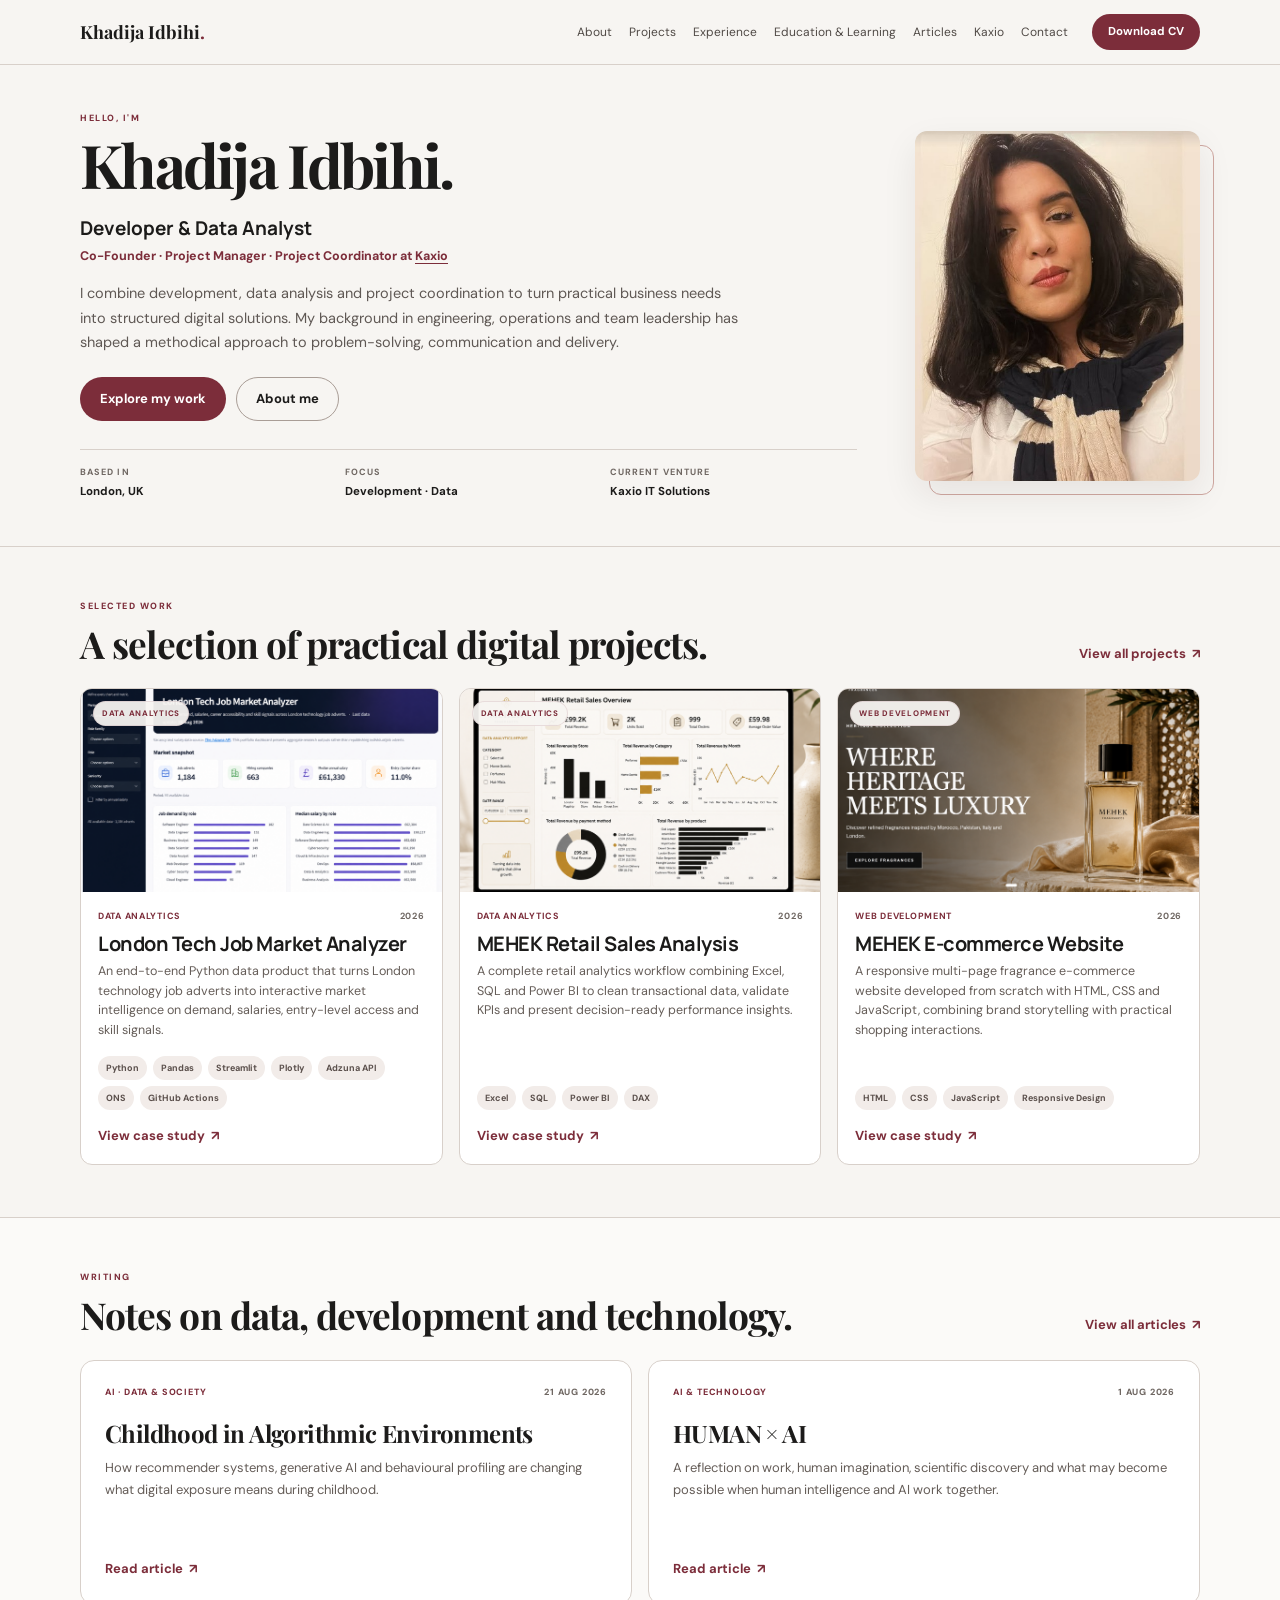
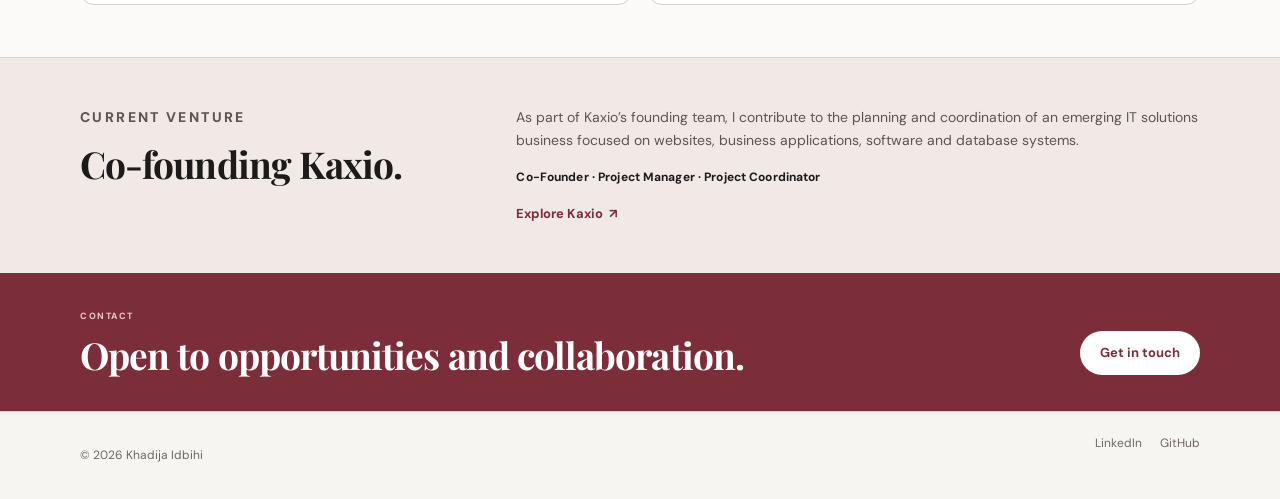
<file: index.html>
<!DOCTYPE html>
<html lang="en">
<head>
  <meta charset="UTF-8">
  <meta name="viewport" content="width=device-width, initial-scale=1.0">
  <meta name="description" content="Portfolio of Khadija Idbihi — Developer, Data Analyst, Co-Founder, Project Manager and Project Coordinator based in London.">
  <title>Khadija Idbihi | Developer & Data Analyst</title>
  <link rel="preconnect" href="https://fonts.googleapis.com">
  <link rel="preconnect" href="https://fonts.gstatic.com" crossorigin>
  <link href="https://fonts.googleapis.com/css2?family=DM+Sans:wght@400;500;600;700&family=Manrope:wght@500;600;700&family=Playfair+Display:wght@600;700&display=swap" rel="stylesheet">
  <link rel="stylesheet" href="./css/style.css">
  <script defer src="./js/data.js"></script>
  <script defer src="./js/articles-data.js"></script>
  <script defer src="./js/site.js"></script>
</head>
<body>
<a class="skip-link" href="#main-content">Skip to content</a>
<header class="site-header">
  <div class="container nav-wrap">
    <a class="logo" href="./index.html">Khadija Idbihi<span>.</span></a>
    <button class="menu-toggle" aria-label="Open navigation" aria-expanded="false"><span></span><span></span><span></span></button>
    <nav class="main-nav">
      <a href="./about.html">About</a>
      <a href="./projects.html">Projects</a>
      <a href="./experience.html">Experience</a>
      <a href="./learning.html">Education & Learning</a>
      <a href="./articles.html">Articles</a><a href="./kaxio.html">Kaxio</a>
      <a href="./contact.html">Contact</a>
    </nav>
    <a class="btn btn-dark btn-small nav-cv" href="./assets/Khadija_Idbihi_Tech_CV.pdf" download>Download CV</a>
  </div>
</header>

<main id="main-content">
  <section class="hero-home">
    <div class="container hero-profile-layout">
      <div class="hero-copy">
        <p class="eyebrow">HELLO, I'M</p>
        <h1>Khadija Idbihi.</h1>
        <p class="hero-role">Developer & Data Analyst</p>
        <p class="hero-unison-role">Co-Founder · Project Manager · Project Coordinator at <a href="./kaxio.html">Kaxio</a></p>
        <p class="hero-description">I combine development, data analysis and project coordination to turn practical business needs into structured digital solutions. My background in engineering, operations and team leadership has shaped a methodical approach to problem-solving, communication and delivery.</p>
        <div class="hero-actions">
          <a class="btn btn-dark" href="./projects.html">Explore my work</a>
          <a class="btn btn-outline" href="./about.html">About me</a>
        </div>
        <div class="hero-facts">
          <span><small>Based in</small>London, UK</span>
          <span><small>Focus</small>Development · Data</span>
          <span><small>Current venture</small>Kaxio IT Solutions</span>
        </div>
      </div>
      <figure class="hero-portrait">
        <img src="./images/khadija-profile.jpg" alt="Portrait of Khadija Idbihi">
      </figure>
    </div>
  </section>

  <section class="section home-featured">
    <div class="container">
      <div class="section-heading">
        <div><p class="section-label">SELECTED WORK</p><h2>A selection of practical digital projects.</h2></div>
        <a class="arrow-link" href="./projects.html">View all projects <span>↗</span></a>
      </div>
      <div class="projects-grid projects-grid-home" data-featured-projects></div>
    </div>
  </section>

  <section class="section home-articles">
    <div class="container">
      <div class="section-heading">
        <div><p class="section-label">WRITING</p><h2>Notes on data, development and technology.</h2></div>
        <a class="arrow-link" href="./articles.html">View all articles <span>↗</span></a>
      </div>
      <div class="home-articles-grid" data-home-articles></div>
    </div>
  </section>

  <section class="section home-unison">
    <div class="container unison-teaser">
      <div>
        <p class="section-label">CURRENT VENTURE</p>
        <h2>Co-founding Kaxio.</h2>
      </div>
      <div>
        <p>As part of Kaxio’s founding team, I contribute to the planning and coordination of an emerging IT solutions business focused on websites, business applications, software and database systems.</p>
        <p class="role-line"><strong>Co-Founder · Project Manager · Project Coordinator</strong></p>
        <a class="arrow-link" href="./kaxio.html">Explore Kaxio <span>↗</span></a>
      </div>
    </div>
  </section>

  <section class="home-footer-cta">
    <div class="container cta-row">
      <div><p class="section-label">CONTACT</p><h2>Open to opportunities and collaboration.</h2></div>
      <a class="btn btn-light-on-dark" href="./contact.html">Get in touch</a>
    </div>
  </section>
</main>

<footer class="site-footer">
  <div class="container footer-wrap">
    <p>© <span data-current-year></span> Khadija Idbihi</p>
    <div><a href="https://www.linkedin.com/in/khadija-idbihi-a628ab21a/" target="_blank" rel="noopener">LinkedIn</a><a href="https://github.com/khadijaidbihi1-ops" target="_blank" rel="noopener">GitHub</a></div>
  </div>
</footer>
</body>
</html>
</file>
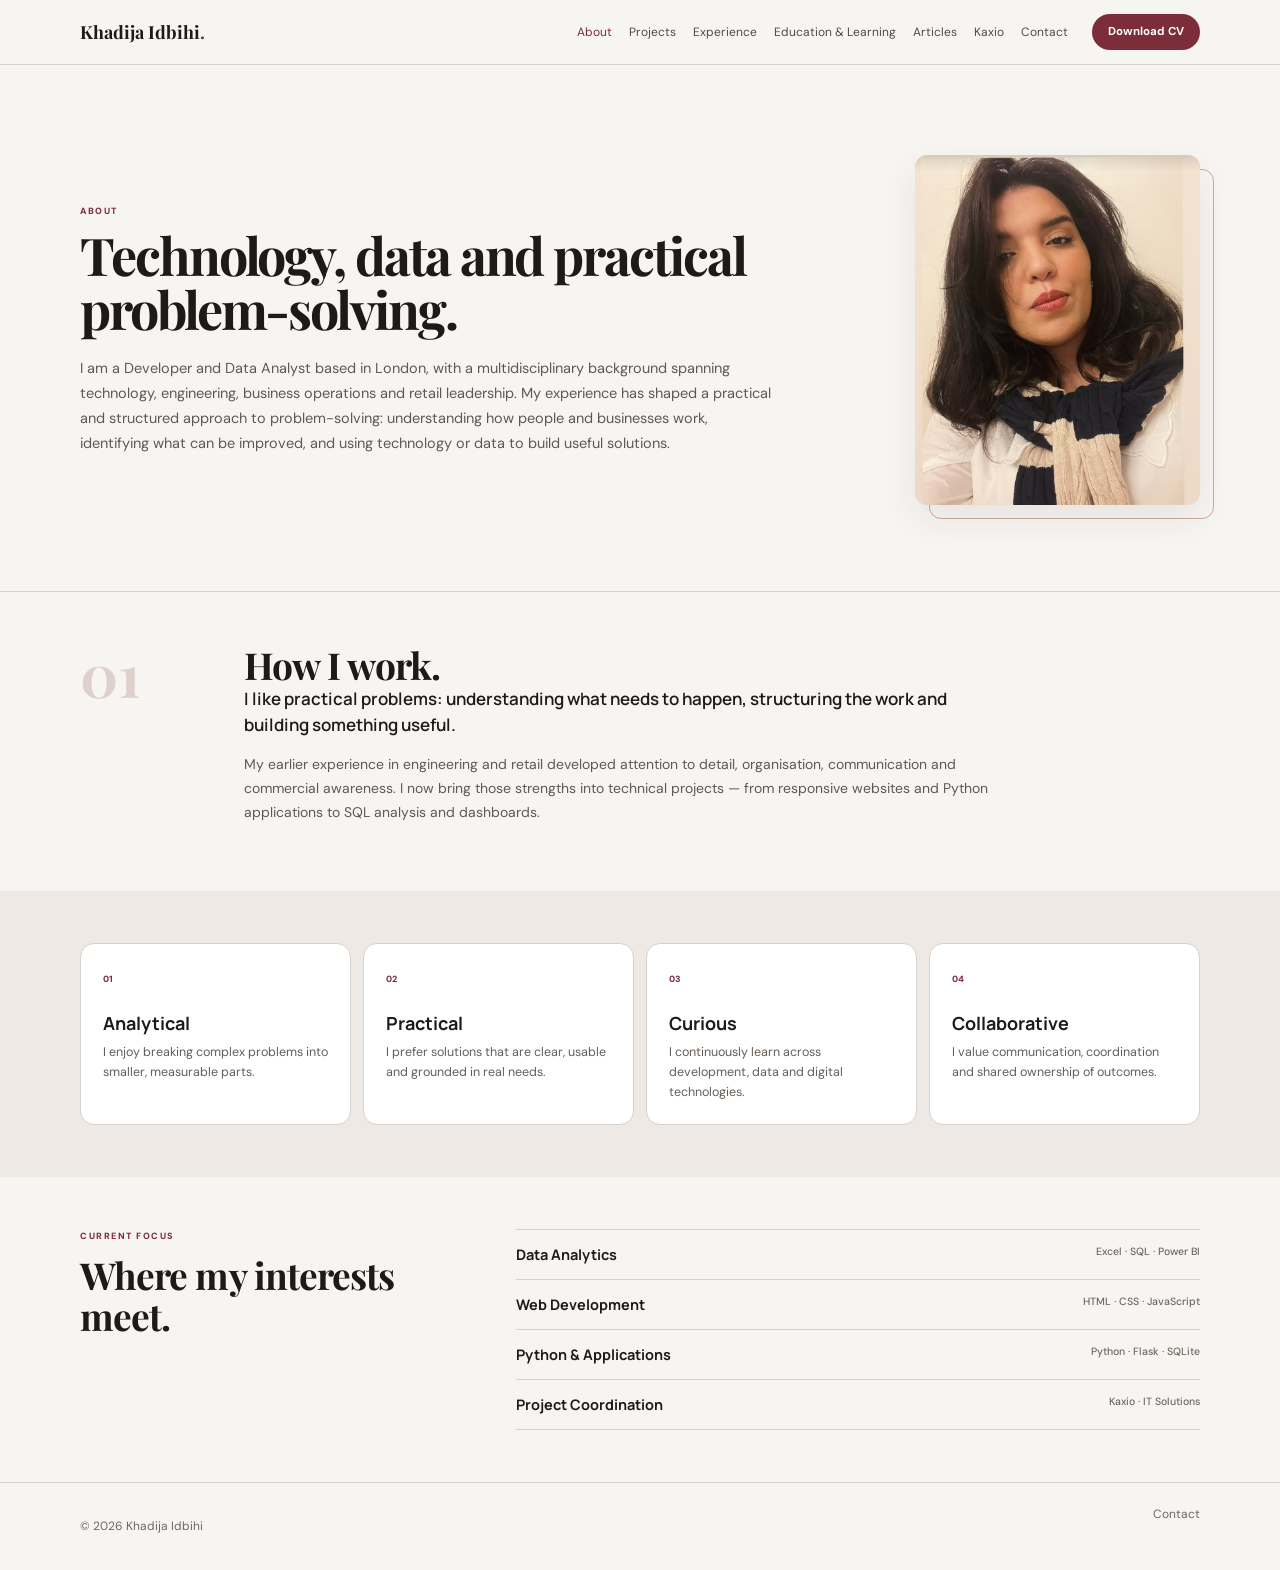
<file: about.html>
<!DOCTYPE html><html lang="en"><head><meta charset="UTF-8"><meta name="viewport" content="width=device-width, initial-scale=1.0"><title>About | Khadija Idbihi</title><link rel="preconnect" href="https://fonts.googleapis.com"><link rel="preconnect" href="https://fonts.gstatic.com" crossorigin><link href="https://fonts.googleapis.com/css2?family=DM+Sans:wght@400;500;600;700&family=Manrope:wght@500;600;700;800&family=Playfair+Display:wght@600;700&display=swap" rel="stylesheet"><link rel="stylesheet" href="./css/style.css"><script defer src="./js/site.js"></script><style>
/* About page — aligned with the visual language of the homepage */
.about-hero-grid{
  display:grid;
  grid-template-columns:minmax(0,1.25fr) 285px;
  gap:58px;
  align-items:center;
  padding-block:46px;
}
.about-hero-grid h1{
  font-size:clamp(38px,4.2vw,52px);
  line-height:1.04;
  max-width:720px;
  margin:0;
}
.about-intro{
  margin:20px 0 0;
  max-width:700px;
  font-size:14.5px;
  line-height:1.72;
  color:#5f5854;
}
.about-portrait{
  margin:0;
  width:100%;
  max-width:285px;
  justify-self:end;
  position:relative;
}
.about-portrait:before{
  content:'';
  position:absolute;
  inset:14px -14px -14px 14px;
  border:1px solid var(--rose);
  border-radius:var(--radius);
}
.about-portrait img{
  position:relative;
  width:100%;
  height:350px;
  object-fit:cover;
  object-position:center 35%;
  border-radius:var(--radius);
  box-shadow:var(--shadow);
}
.story-grid{
  display:grid;
  grid-template-columns:110px minmax(0,760px);
  gap:54px;
  align-items:start;
}
.story-number{
  font-family:'Playfair Display',serif;
  font-size:3.7rem;
  line-height:1;
  color:#ded0cc;
}
.story-grid h2,.about-focus h2{
  font-size:clamp(27px,2.9vw,38px);
  line-height:1.12;
  margin-top:0;
}
.story-grid .lead{
  font-size:17px;
  line-height:1.58;
}
.story-grid p:not(.lead){
  font-size:14px;
  line-height:1.7;
}
.values-grid{grid-template-columns:repeat(4,1fr);gap:12px}
.values-grid article{padding:22px}
.values-grid h3{font-size:18px;margin:22px 0 7px}
.values-grid p{font-size:12.5px;line-height:1.6}
.about-focus{
  display:grid;
  grid-template-columns:.72fr 1.28fr;
  gap:52px;
  align-items:start;
}
.interest-lines a{padding:15px 0;font-size:14.5px}
.interest-lines span{font-size:10.5px}

@media(max-width:1000px){
  .about-hero-grid{grid-template-columns:1fr 250px;gap:38px}
  .about-portrait{max-width:250px}
  .about-portrait img{height:315px}
  .story-grid{grid-template-columns:80px 1fr;gap:32px}
  .about-focus{grid-template-columns:1fr;gap:28px}
  .values-grid{grid-template-columns:repeat(2,1fr)}
}
@media(max-width:700px){
  .about-hero-grid{grid-template-columns:1fr;gap:28px;padding-block:34px}
  .about-hero-grid h1{font-size:36px}
  .about-intro{font-size:13.5px}
  .about-portrait{justify-self:start;width:82%;max-width:270px;margin-inline:auto}
  .about-portrait img{height:auto;aspect-ratio:4/5}
  .story-grid{grid-template-columns:1fr;gap:15px}
  .story-number{font-size:3rem}
  .story-grid h2,.about-focus h2{font-size:29px}
  .values-grid{grid-template-columns:1fr}
}
@media(max-width:430px){
  .about-hero-grid h1{font-size:33px}
  .about-portrait{width:92%}
}
</style></head><body>
<header class="site-header"><div class="container nav-wrap"><a class="logo" href="./index.html">Khadija Idbihi<span>.</span></a><button class="menu-toggle" aria-label="Open navigation" aria-expanded="false"><span></span><span></span><span></span></button><nav class="main-nav"><a class="active-link" href="./about.html">About</a><a href="./projects.html">Projects</a><a href="./experience.html">Experience</a><a href="./learning.html">Education & Learning</a><a href="./articles.html">Articles</a><a href="./kaxio.html">Kaxio</a><a href="./contact.html">Contact</a></nav><a class="btn btn-dark btn-small nav-cv" href="./assets/Khadija_Idbihi_Tech_CV.pdf" download>Download CV</a></div></header>
<main><section class="page-hero"><div class="container about-hero-grid"><div><p class="eyebrow">ABOUT</p><h1>Technology, data and practical problem-solving.</h1><p class="about-intro">I am a Developer and Data Analyst based in London, with a multidisciplinary background spanning technology, engineering, business operations and retail leadership. My experience has shaped a practical and structured approach to problem-solving: understanding how people and businesses work, identifying what can be improved, and using technology or data to build useful solutions.</p></div><figure class="about-portrait"><img src="./images/khadija-profile.jpg" alt="Portrait of Khadija Idbihi"></figure></div></section>
<section class="section"><div class="container story-grid"><div class="story-number">01</div><div><h2>How I work.</h2><p class="lead">I like practical problems: understanding what needs to happen, structuring the work and building something useful.</p><p>My earlier experience in engineering and retail developed attention to detail, organisation, communication and commercial awareness. I now bring those strengths into technical projects — from responsive websites and Python applications to SQL analysis and dashboards.</p></div></div></section>
<section class="section section-soft"><div class="container values-grid"><article><span>01</span><h3>Analytical</h3><p>I enjoy breaking complex problems into smaller, measurable parts.</p></article><article><span>02</span><h3>Practical</h3><p>I prefer solutions that are clear, usable and grounded in real needs.</p></article><article><span>03</span><h3>Curious</h3><p>I continuously learn across development, data and digital technologies.</p></article><article><span>04</span><h3>Collaborative</h3><p>I value communication, coordination and shared ownership of outcomes.</p></article></div></section>
<section class="section"><div class="container about-focus"><div><p class="section-label">CURRENT FOCUS</p><h2>Where my interests meet.</h2></div><div class="interest-lines"><a href="./projects.html">Data Analytics <span>Excel · SQL · Power BI</span></a><a href="./projects.html">Web Development <span>HTML · CSS · JavaScript</span></a><a href="./projects.html">Python & Applications <span>Python · Flask · SQLite</span></a><a href="./kaxio.html">Project Coordination <span>Kaxio · IT Solutions</span></a></div></div></section></main>
<footer class="site-footer"><div class="container footer-wrap"><p>© <span data-current-year></span> Khadija Idbihi</p><a href="./contact.html">Contact</a></div></footer></body></html>
</file>
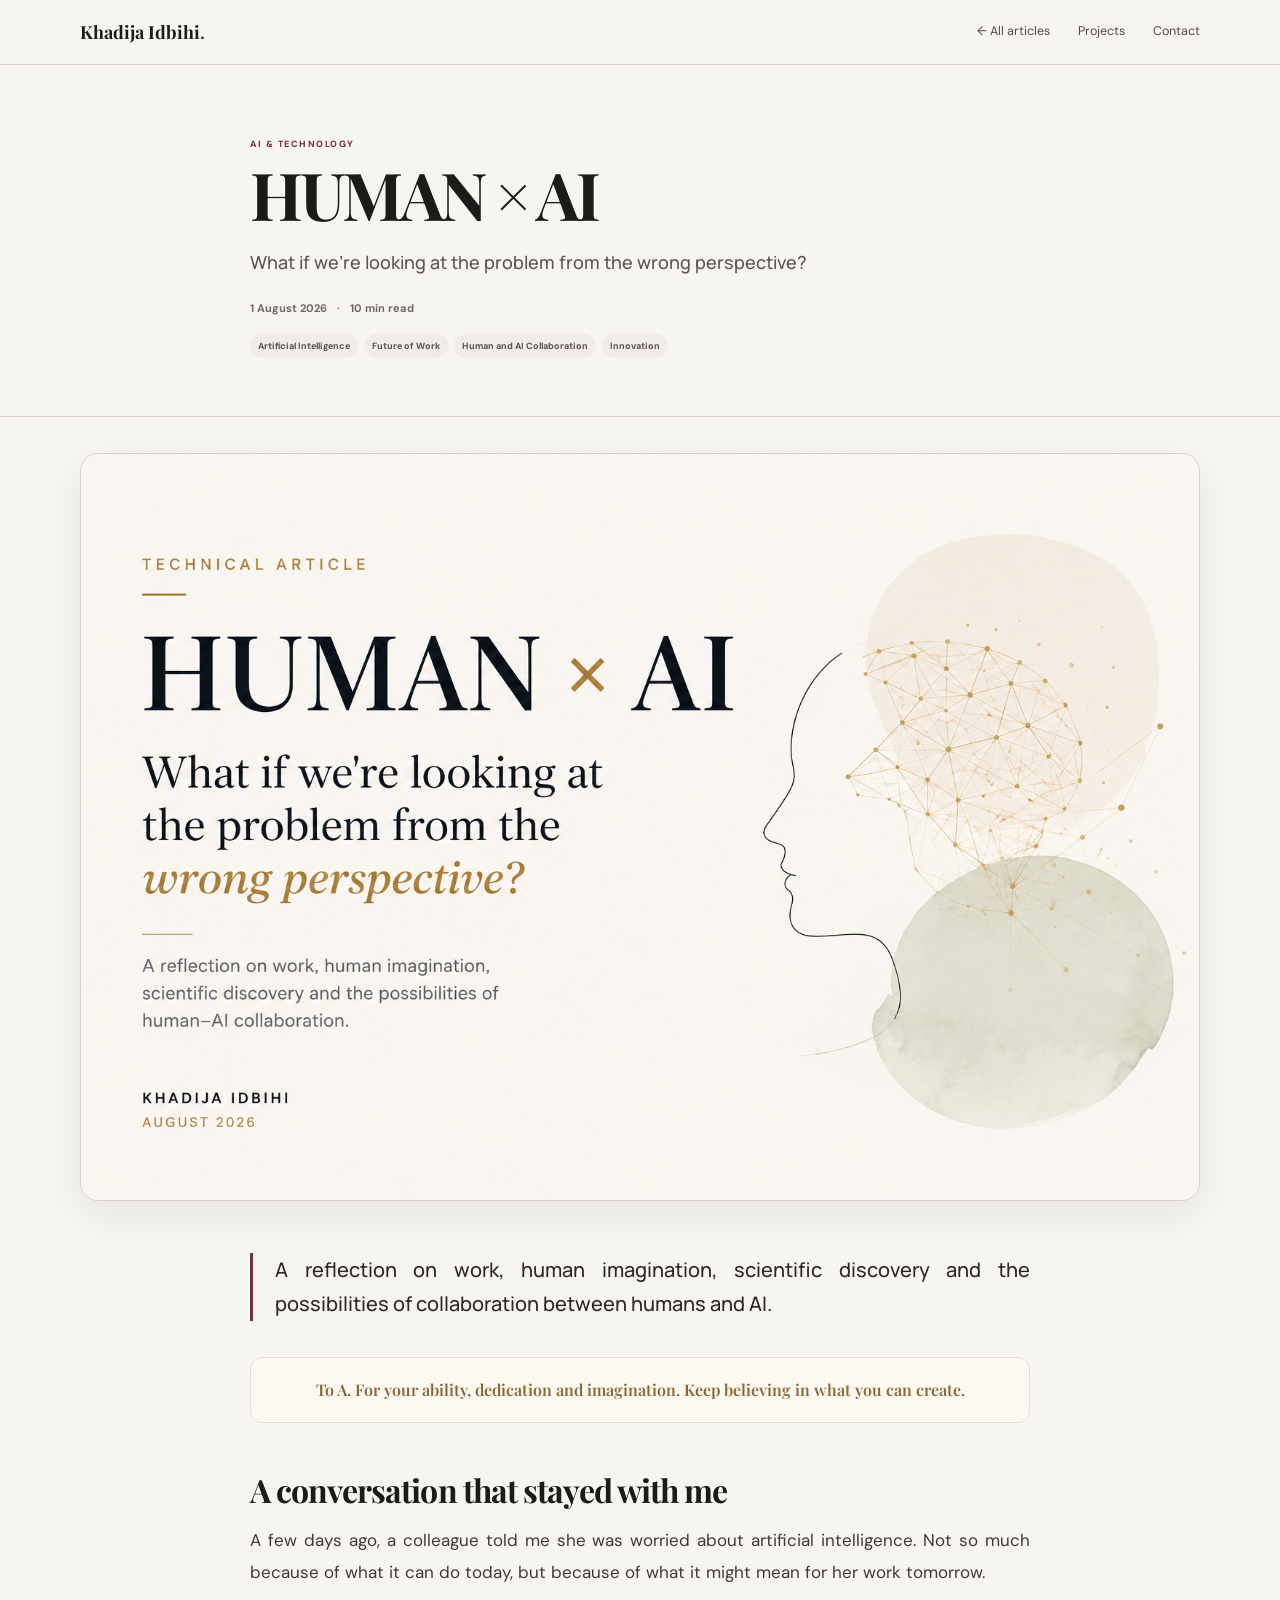
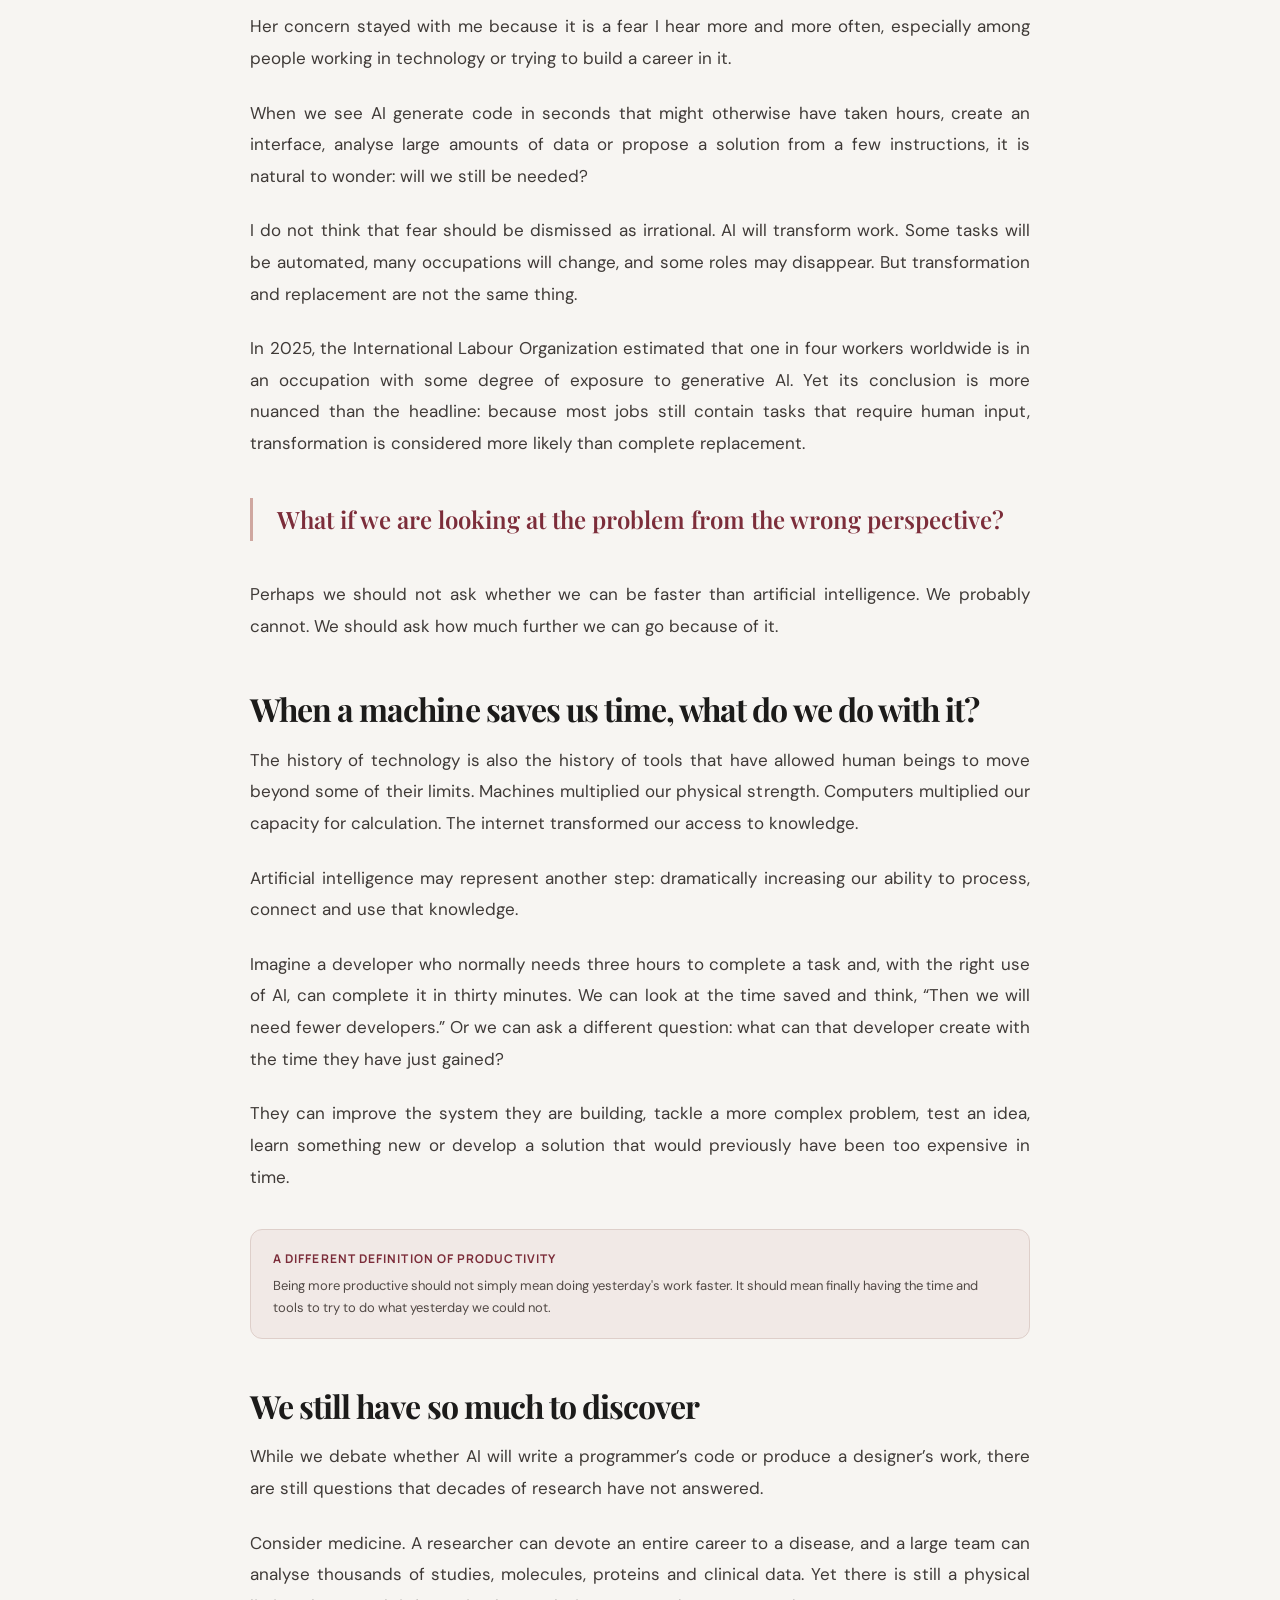
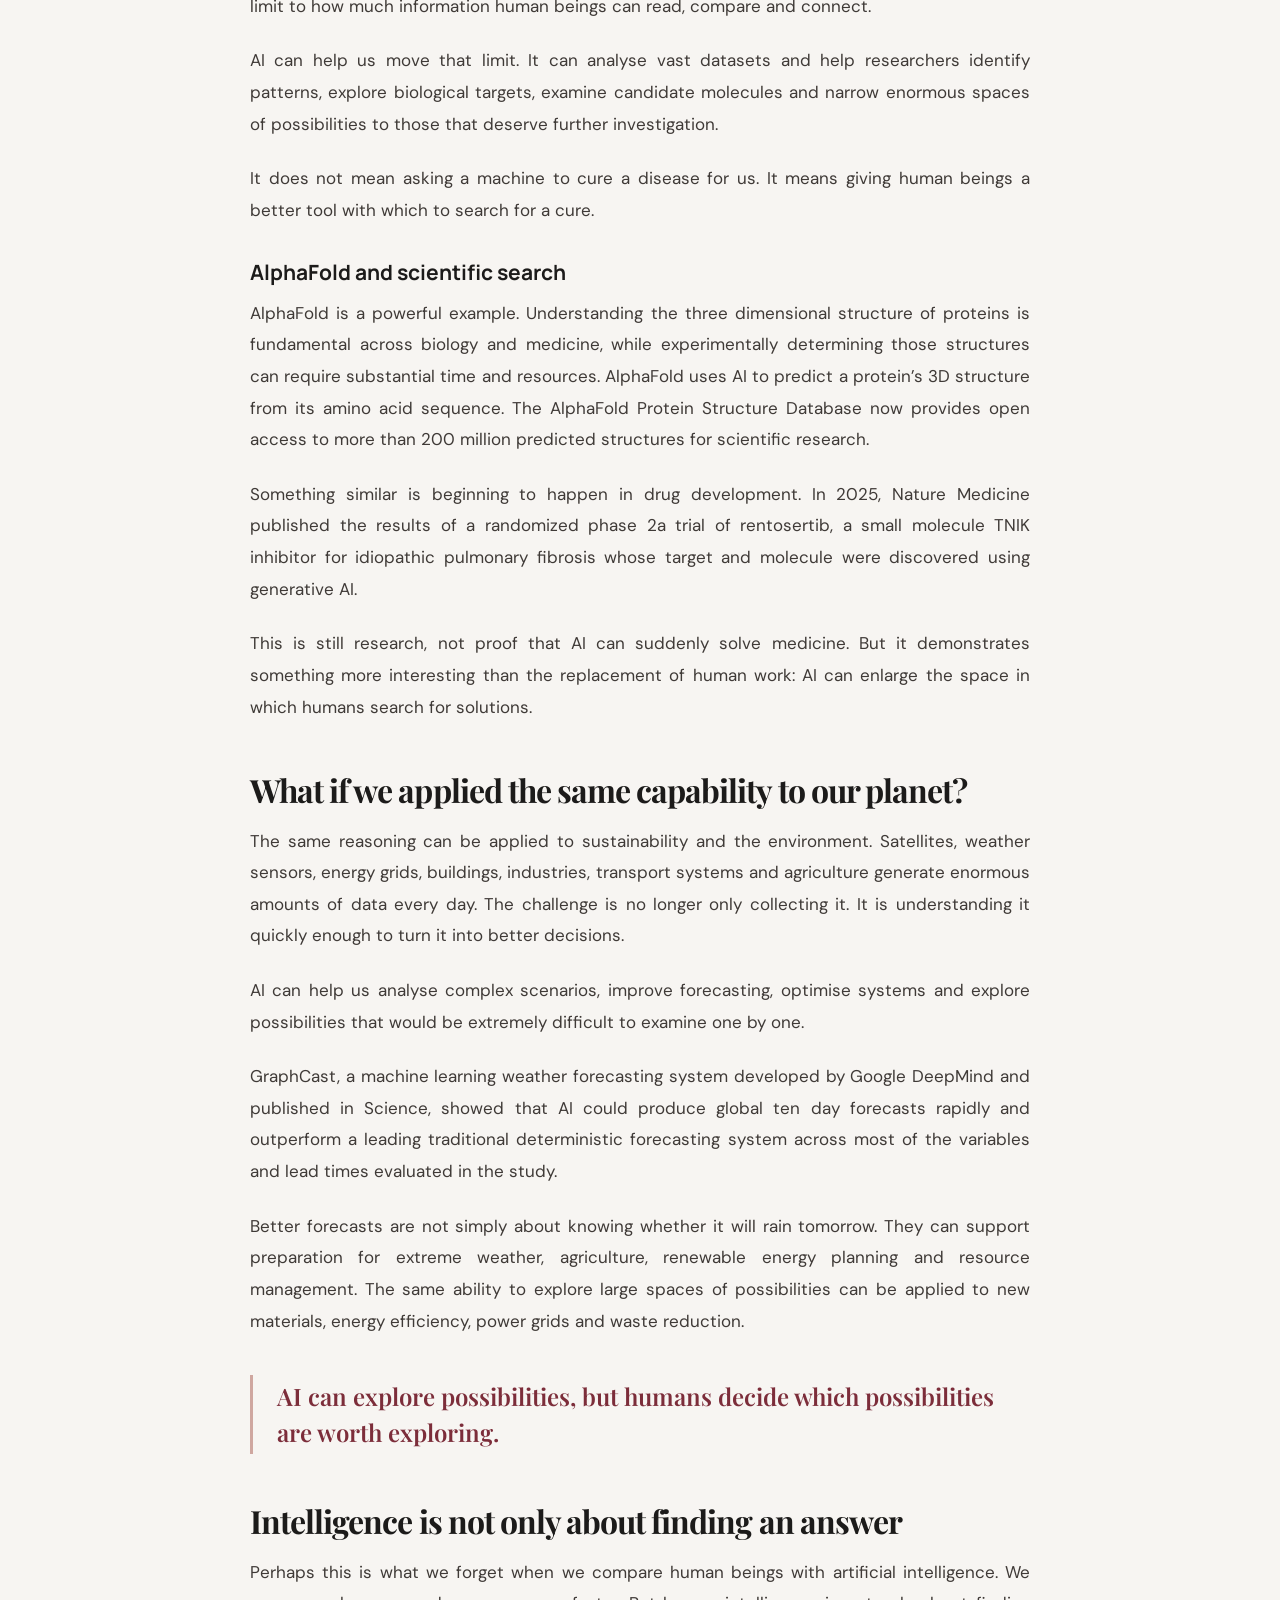
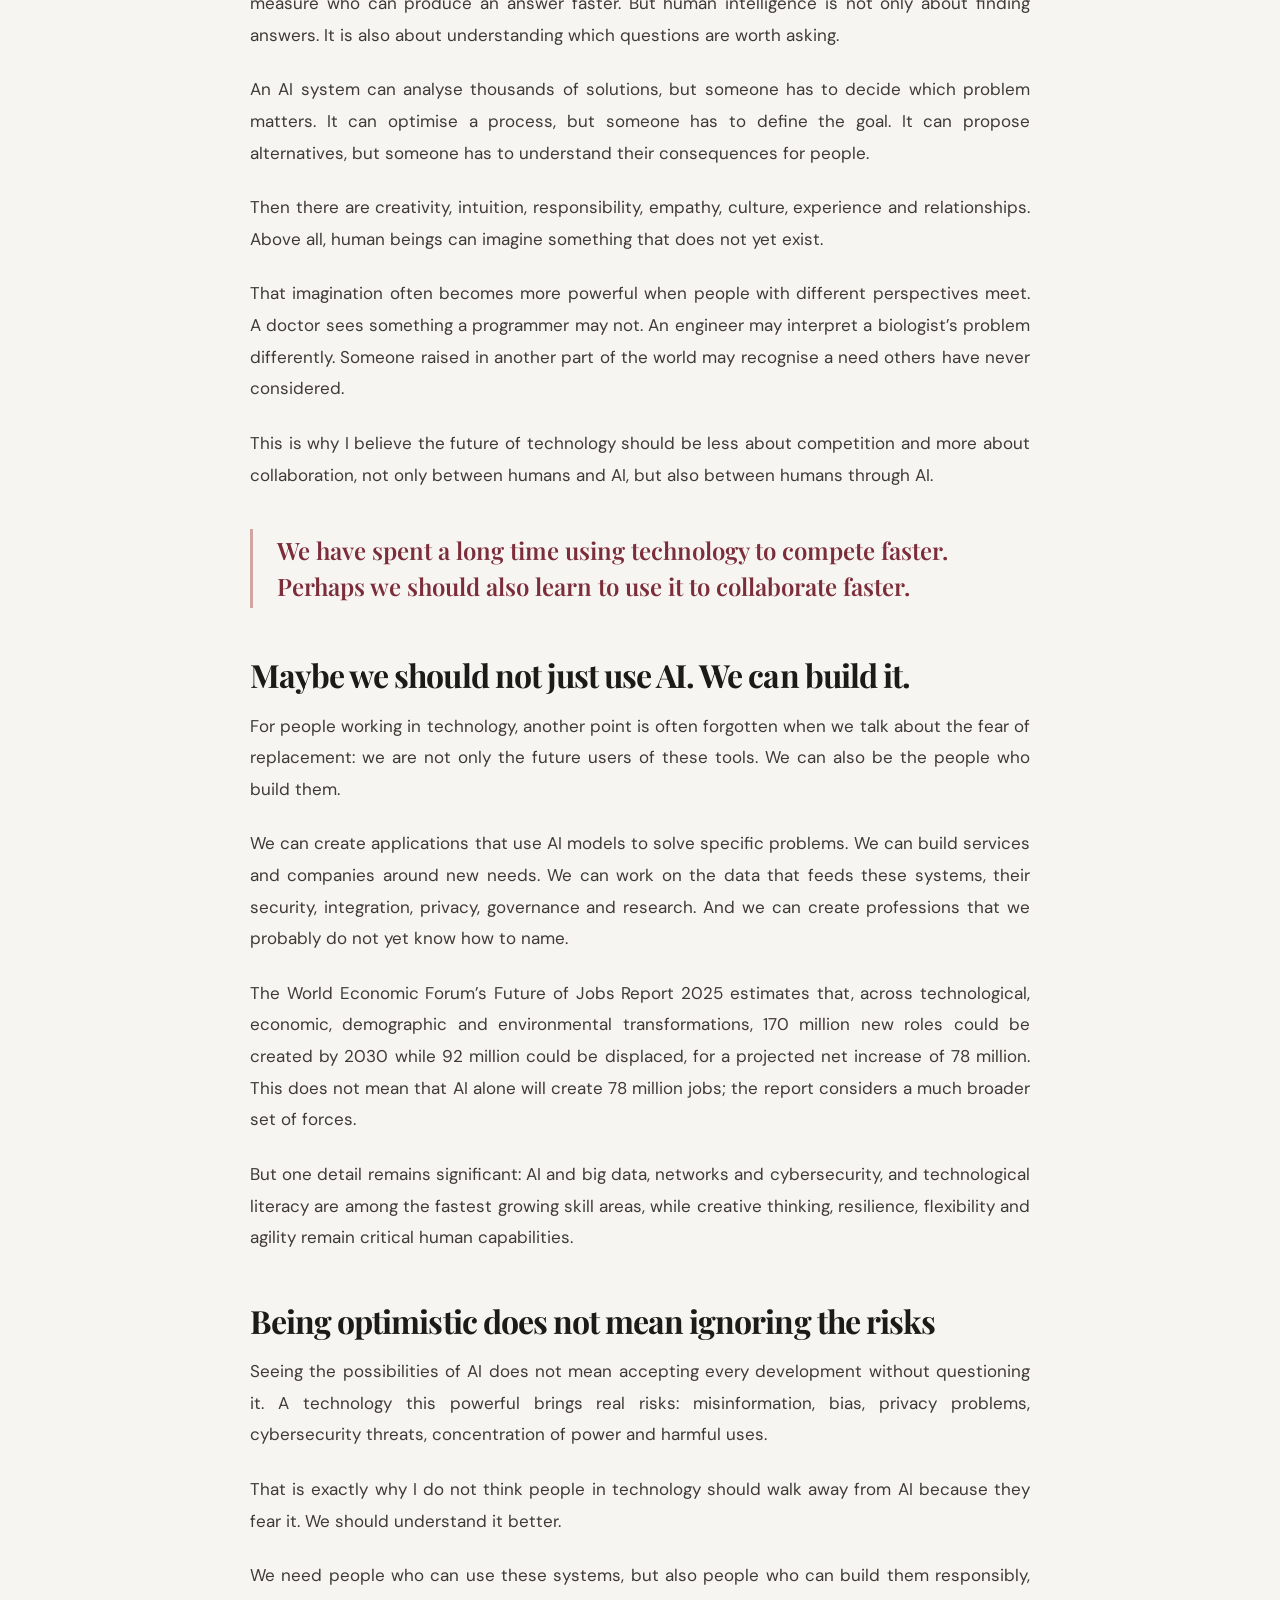
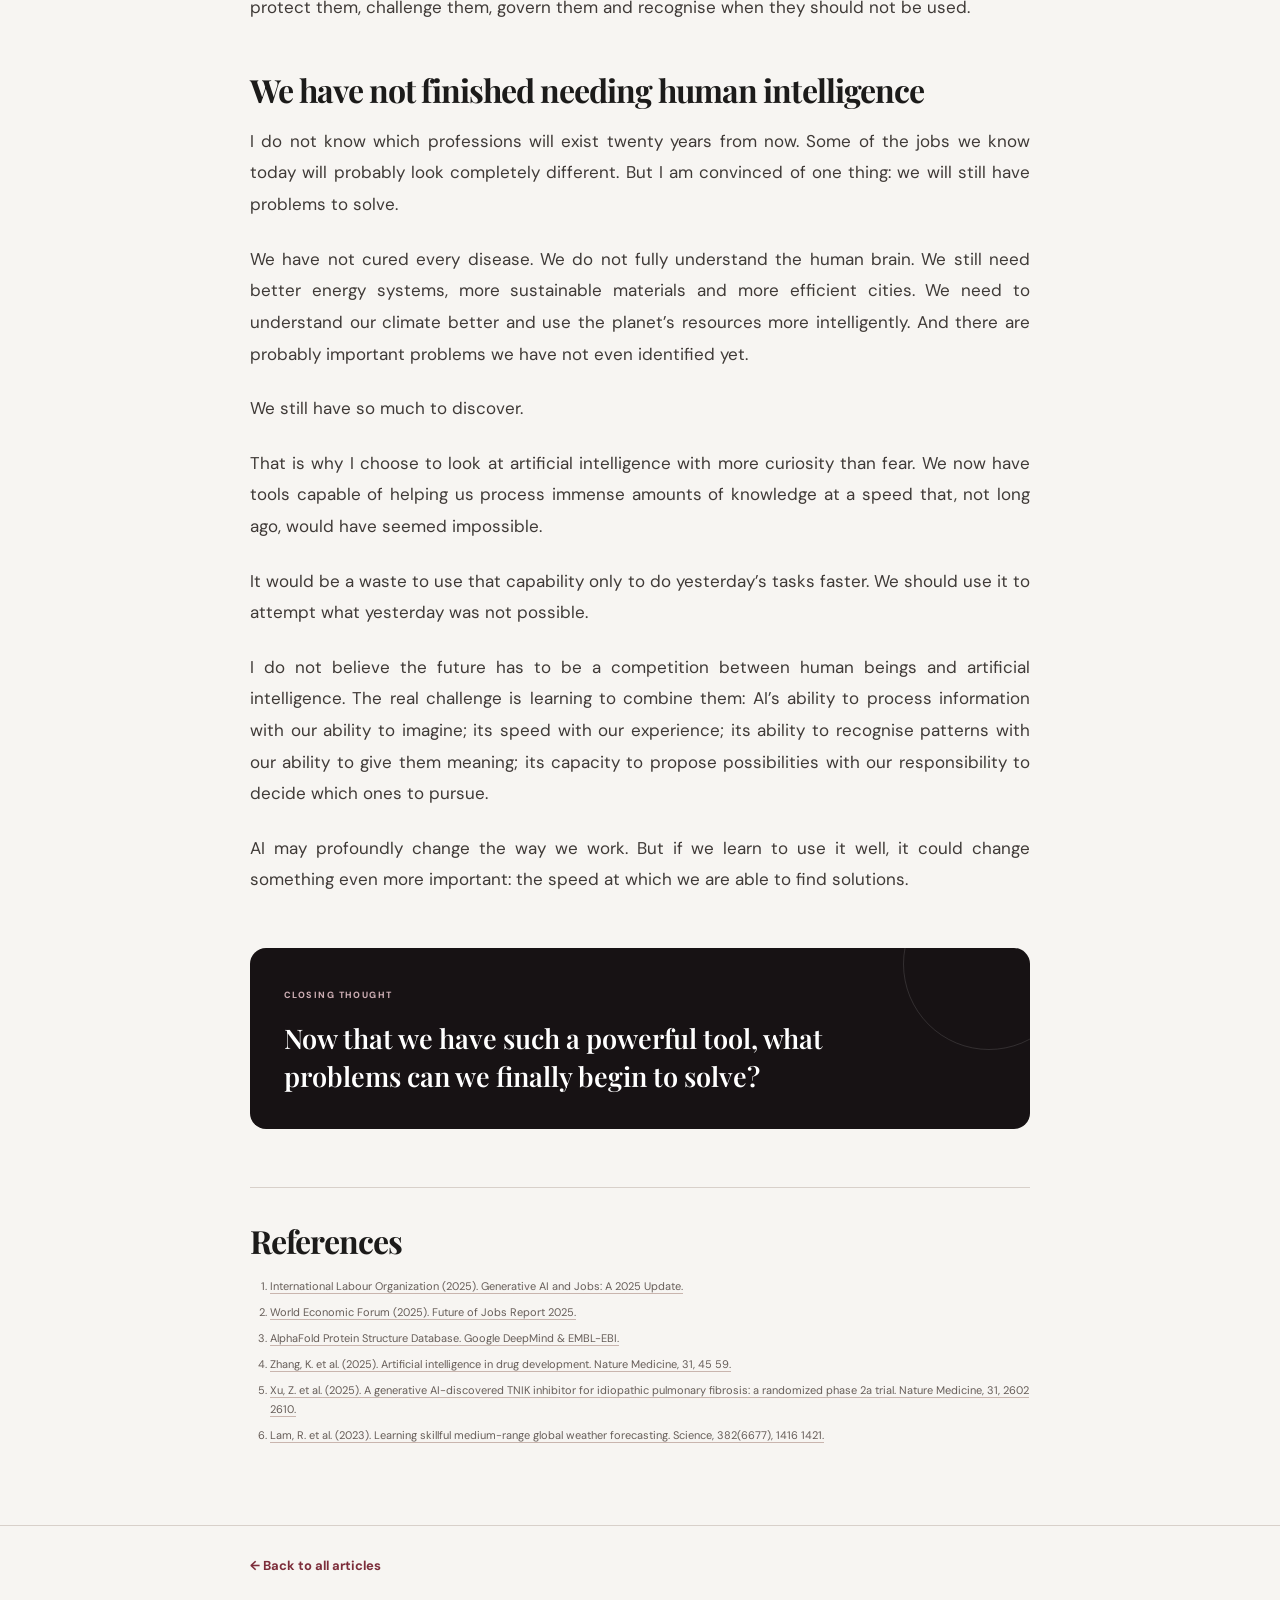
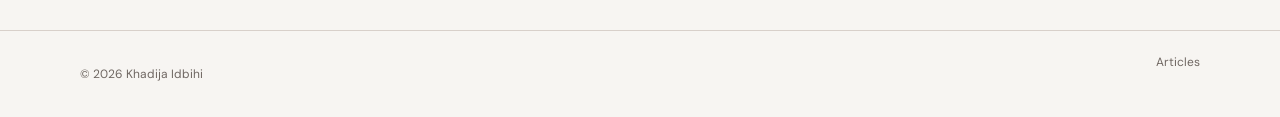
<file: article.html>
<!DOCTYPE html>
<html lang="en">
<head>
  <meta charset="UTF-8">
  <meta name="viewport" content="width=device-width, initial-scale=1.0">
  <meta name="description" content="Article by Khadija Idbihi.">
  <title>Article | Khadija Idbihi</title>
  <link rel="preconnect" href="https://fonts.googleapis.com"><link rel="preconnect" href="https://fonts.gstatic.com" crossorigin>
  <link href="https://fonts.googleapis.com/css2?family=DM+Sans:wght@400;500;600;700&family=Manrope:wght@500;600;700&family=Playfair+Display:wght@600;700&display=swap" rel="stylesheet">
  <link rel="stylesheet" href="./css/style.css">
  <script defer src="./js/articles-data.js"></script><script defer src="./js/site.js"></script><script defer src="./js/article-detail.js"></script>
</head>
<body>
<header class="site-header"><div class="container nav-wrap"><a class="logo" href="./index.html">Khadija Idbihi<span>.</span></a><button class="menu-toggle article-menu-toggle" aria-label="Open navigation" aria-expanded="false"><span></span><span></span><span></span></button><nav class="simple-nav article-simple-nav"><a href="./articles.html">← All articles</a><a href="./projects.html">Projects</a><a href="./contact.html">Contact</a></nav></div></header>
<main>
  <article class="article-detail">
    <header class="article-hero"><div class="article-reading-container"><p class="eyebrow" data-article-category></p><h1 data-article-title></h1><p class="article-subtitle" data-article-subtitle></p><div class="article-meta-line"><span data-article-date></span><span>·</span><span data-article-readtime></span></div><div class="tags article-tags" data-article-tags></div></div></header>
    <figure class="article-feature-image" data-article-cover-wrap><img data-article-cover-image alt=""></figure>
    <div class="article-reading-container article-body" data-article-body></div>
  </article>
  <section class="article-back-section"><div class="article-reading-container"><a class="arrow-link" href="./articles.html">← Back to all articles</a></div></section>
</main>
<footer class="site-footer"><div class="container footer-wrap"><p>© <span data-current-year></span> Khadija Idbihi</p><a href="./articles.html">Articles</a></div></footer>
</body></html>
</file>
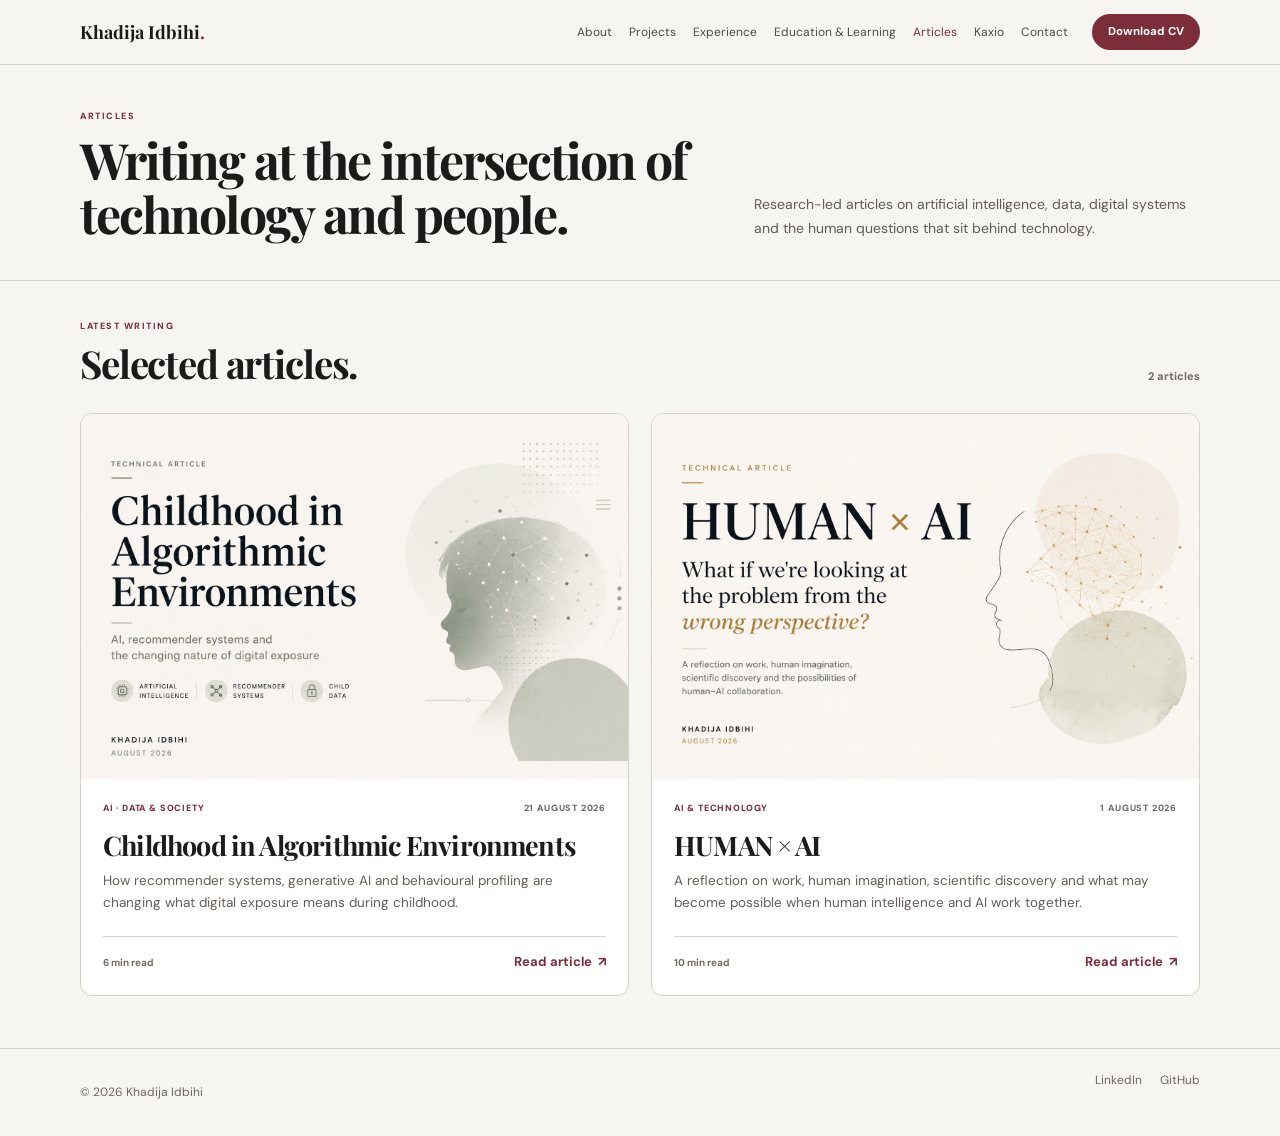
<file: articles.html>
<!DOCTYPE html>
<html lang="en">
<head>
  <meta charset="UTF-8">
  <meta name="viewport" content="width=device-width, initial-scale=1.0">
  <meta name="description" content="Articles by Khadija Idbihi on data, development, technology and digital products.">
  <title>Articles | Khadija Idbihi</title>
  <link rel="preconnect" href="https://fonts.googleapis.com"><link rel="preconnect" href="https://fonts.gstatic.com" crossorigin>
  <link href="https://fonts.googleapis.com/css2?family=DM+Sans:wght@400;500;600;700&family=Manrope:wght@500;600;700&family=Playfair+Display:wght@600;700&display=swap" rel="stylesheet">
  <link rel="stylesheet" href="./css/style.css">
  <script defer src="./js/articles-data.js"></script><script defer src="./js/site.js"></script><script defer src="./js/articles.js"></script>
</head>
<body>
<a class="skip-link" href="#main-content">Skip to content</a>
<header class="site-header"><div class="container nav-wrap"><a class="logo" href="./index.html">Khadija Idbihi<span>.</span></a><button class="menu-toggle" aria-label="Open navigation" aria-expanded="false"><span></span><span></span><span></span></button><nav class="main-nav"><a href="./about.html">About</a><a href="./projects.html">Projects</a><a href="./experience.html">Experience</a><a href="./learning.html">Education & Learning</a><a class="active-link" href="./articles.html">Articles</a><a href="./kaxio.html">Kaxio</a><a href="./contact.html">Contact</a></nav><a class="btn btn-dark btn-small nav-cv" href="./assets/Khadija_Idbihi_Tech_CV.pdf" download>Download CV</a></div></header>
<main id="main-content">
  <section class="page-hero"><div class="container page-hero-grid"><div><p class="eyebrow">ARTICLES</p><h1>Writing at the intersection of technology and people.</h1></div><p>Research-led articles on artificial intelligence, data, digital systems and the human questions that sit behind technology.</p></div></section>
  <section class="section articles-page-section"><div class="container">
    <div class="articles-toolbar"><div><p class="section-label">LATEST WRITING</p><h2>Selected articles.</h2></div><span class="article-count" data-article-count></span></div>
    <div class="articles-grid" data-articles-grid></div>
    <div class="articles-empty" data-articles-empty hidden><h3>More articles are coming soon.</h3><p>This section is ready for future writing. New posts are added from one data file and appear here automatically.</p></div>
  </div></section>
</main>
<footer class="site-footer"><div class="container footer-wrap"><p>© <span data-current-year></span> Khadija Idbihi</p><div><a href="https://www.linkedin.com/in/khadija-idbihi-a628ab21a/" target="_blank" rel="noopener">LinkedIn</a><a href="https://github.com/khadijaidbihi1-ops" target="_blank" rel="noopener">GitHub</a></div></div></footer>
</body></html>
</file>
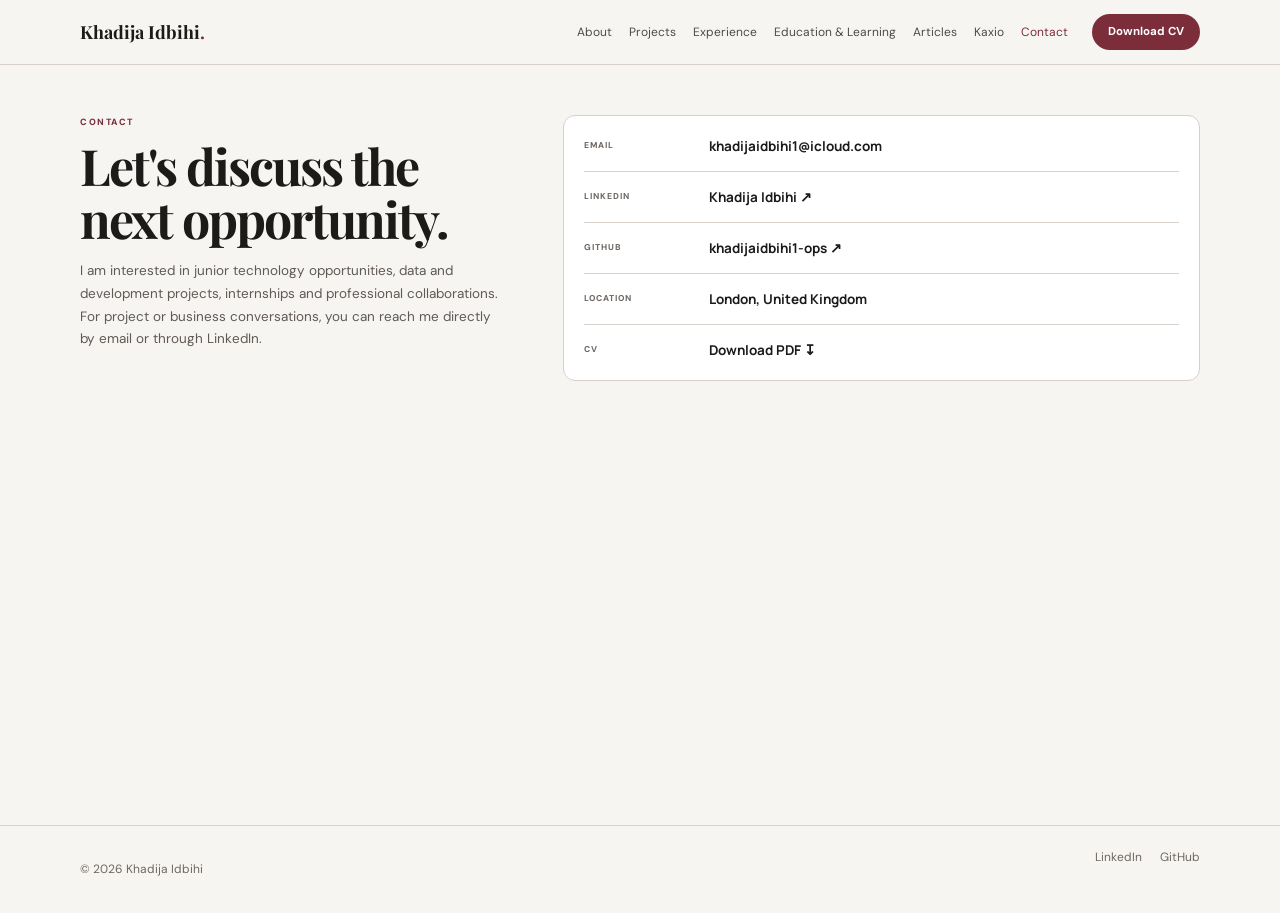
<file: contact.html>
<!DOCTYPE html>
<html lang="en"><head><meta charset="UTF-8"><meta name="viewport" content="width=device-width, initial-scale=1.0"><title>Contact | Khadija Idbihi</title><link rel="preconnect" href="https://fonts.googleapis.com"><link rel="preconnect" href="https://fonts.gstatic.com" crossorigin><link href="https://fonts.googleapis.com/css2?family=DM+Sans:wght@400;500;600;700&family=Manrope:wght@500;600;700&family=Playfair+Display:wght@600;700&display=swap" rel="stylesheet"><link rel="stylesheet" href="./css/style.css"><script defer src="./js/site.js"></script></head>
<body>
<header class="site-header"><div class="container nav-wrap"><a class="logo" href="./index.html">Khadija Idbihi<span>.</span></a><button class="menu-toggle" aria-label="Open navigation" aria-expanded="false"><span></span><span></span><span></span></button><nav class="main-nav"><a href="./about.html">About</a><a href="./projects.html">Projects</a><a href="./experience.html">Experience</a><a href="./learning.html">Education & Learning</a><a href="./articles.html">Articles</a><a href="./kaxio.html">Kaxio</a><a class="active-link" href="./contact.html">Contact</a></nav><a class="btn btn-dark btn-small nav-cv" href="./assets/Khadija_Idbihi_Tech_CV.pdf" download>Download CV</a></div></header>
<main>
<section class="contact-page"><div class="container contact-page-grid"><div><p class="eyebrow">CONTACT</p><h1>Let's discuss the next opportunity.</h1><p>I am interested in junior technology opportunities, data and development projects, internships and professional collaborations. For project or business conversations, you can reach me directly by email or through LinkedIn.</p></div><div class="contact-stack"><a href="mailto:khadijaidbihi1@icloud.com"><span>Email</span><strong>khadijaidbihi1@icloud.com</strong></a><a href="https://www.linkedin.com/in/khadija-idbihi-a628ab21a/" target="_blank" rel="noopener"><span>LinkedIn</span><strong>Khadija Idbihi ↗</strong></a><a href="https://github.com/khadijaidbihi1-ops" target="_blank" rel="noopener"><span>GitHub</span><strong>khadijaidbihi1-ops ↗</strong></a><div><span>Location</span><strong>London, United Kingdom</strong></div><a href="./assets/Khadija_Idbihi_Tech_CV.pdf" download><span>CV</span><strong>Download PDF ↧</strong></a></div></div></section>
</main>
<footer class="site-footer"><div class="container footer-wrap"><p>© <span data-current-year></span> Khadija Idbihi</p><div><a href="https://www.linkedin.com/in/khadija-idbihi-a628ab21a/" target="_blank" rel="noopener">LinkedIn</a><a href="https://github.com/khadijaidbihi1-ops" target="_blank" rel="noopener">GitHub</a></div></div></footer></body></html>
</file>
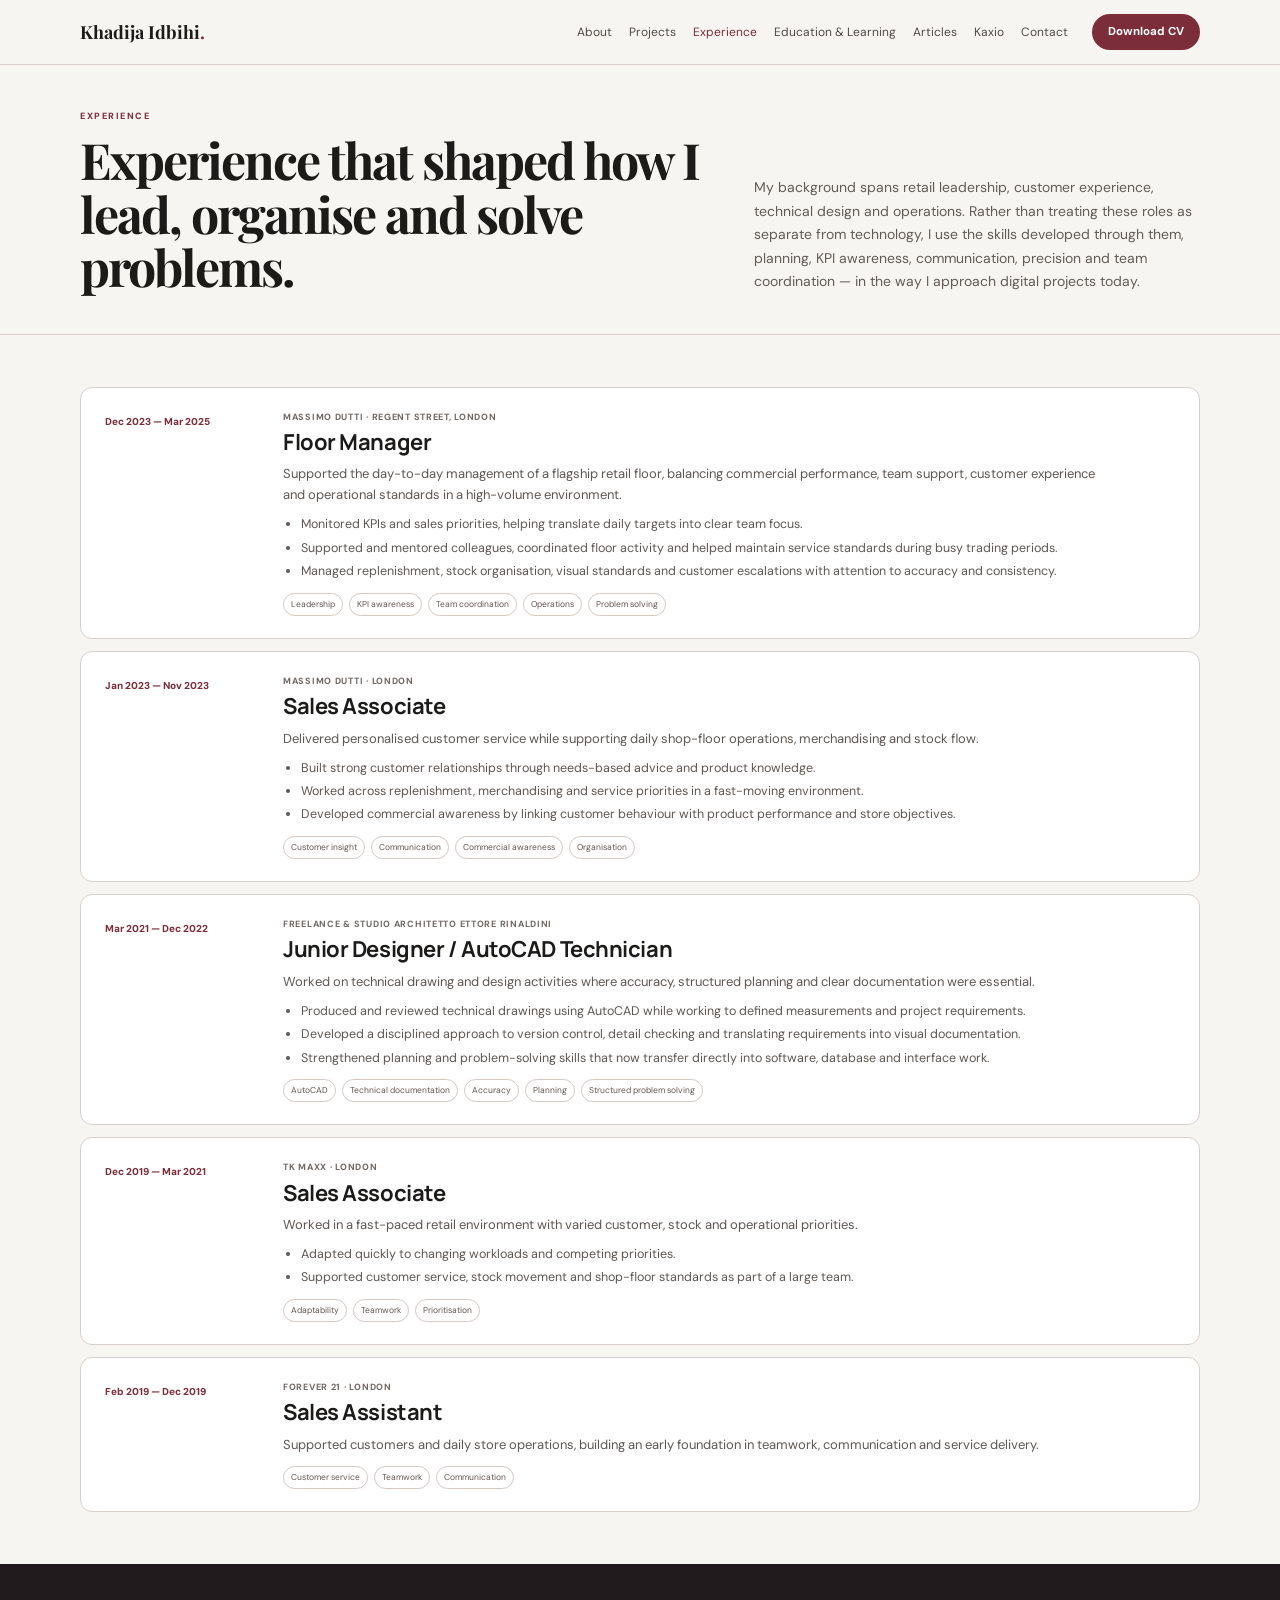
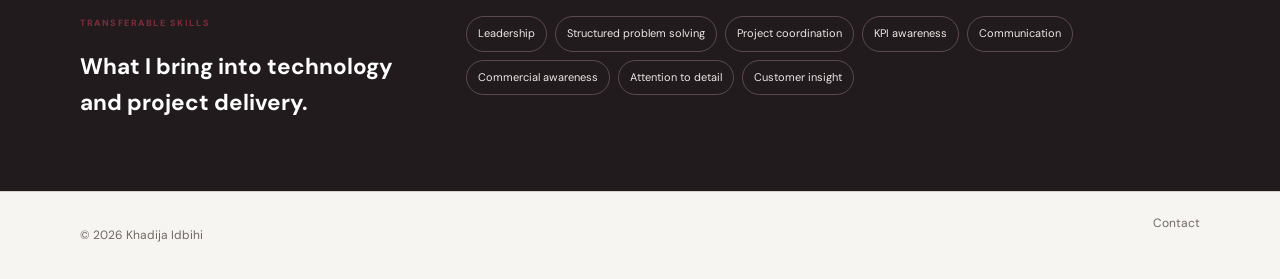
<file: experience.html>
<!DOCTYPE html>
<html lang="en"><head><meta charset="UTF-8"><meta name="viewport" content="width=device-width, initial-scale=1.0"><title>Experience | Khadija Idbihi</title><link rel="preconnect" href="https://fonts.googleapis.com"><link rel="preconnect" href="https://fonts.gstatic.com" crossorigin><link href="https://fonts.googleapis.com/css2?family=DM+Sans:wght@400;500;600;700&family=Manrope:wght@500;600;700&family=Playfair+Display:wght@600;700&display=swap" rel="stylesheet"><link rel="stylesheet" href="./css/style.css"><script defer src="./js/site.js"></script></head>
<body>
<header class="site-header"><div class="container nav-wrap"><a class="logo" href="./index.html">Khadija Idbihi<span>.</span></a><button class="menu-toggle" aria-label="Open navigation" aria-expanded="false"><span></span><span></span><span></span></button><nav class="main-nav"><a href="./about.html">About</a><a href="./projects.html">Projects</a><a class="active-link" href="./experience.html">Experience</a><a href="./learning.html">Education & Learning</a><a href="./articles.html">Articles</a><a href="./kaxio.html">Kaxio</a><a href="./contact.html">Contact</a></nav><a class="btn btn-dark btn-small nav-cv" href="./assets/Khadija_Idbihi_Tech_CV.pdf" download>Download CV</a></div></header>
<main>
<section class="page-hero"><div class="container page-hero-grid"><div><p class="eyebrow">EXPERIENCE</p><h1>Experience that shaped how I lead, organise and solve problems.</h1></div><p>My background spans retail leadership, customer experience, technical design and operations. Rather than treating these roles as separate from technology, I use the skills developed through them, planning, KPI awareness, communication, precision and team coordination — in the way I approach digital projects today.</p></div></section>
<section class="section"><div class="container timeline-page">
  <article><time>Dec 2023 — Mar 2025</time><div><span class="company">Massimo Dutti · Regent Street, London</span><h2>Floor Manager</h2><p>Supported the day-to-day management of a flagship retail floor, balancing commercial performance, team support, customer experience and operational standards in a high-volume environment.</p><ul class="experience-bullets"><li>Monitored KPIs and sales priorities, helping translate daily targets into clear team focus.</li><li>Supported and mentored colleagues, coordinated floor activity and helped maintain service standards during busy trading periods.</li><li>Managed replenishment, stock organisation, visual standards and customer escalations with attention to accuracy and consistency.</li></ul><div class="experience-skills"><span>Leadership</span><span>KPI awareness</span><span>Team coordination</span><span>Operations</span><span>Problem solving</span></div></div></article>
  <article><time>Jan 2023 — Nov 2023</time><div><span class="company">Massimo Dutti · London</span><h2>Sales Associate</h2><p>Delivered personalised customer service while supporting daily shop-floor operations, merchandising and stock flow.</p><ul class="experience-bullets"><li>Built strong customer relationships through needs-based advice and product knowledge.</li><li>Worked across replenishment, merchandising and service priorities in a fast-moving environment.</li><li>Developed commercial awareness by linking customer behaviour with product performance and store objectives.</li></ul><div class="experience-skills"><span>Customer insight</span><span>Communication</span><span>Commercial awareness</span><span>Organisation</span></div></div></article>
  <article><time>Mar 2021 — Dec 2022</time><div><span class="company">Freelance & Studio Architetto Ettore Rinaldini</span><h2>Junior Designer / AutoCAD Technician</h2><p>Worked on technical drawing and design activities where accuracy, structured planning and clear documentation were essential.</p><ul class="experience-bullets"><li>Produced and reviewed technical drawings using AutoCAD while working to defined measurements and project requirements.</li><li>Developed a disciplined approach to version control, detail checking and translating requirements into visual documentation.</li><li>Strengthened planning and problem-solving skills that now transfer directly into software, database and interface work.</li></ul><div class="experience-skills"><span>AutoCAD</span><span>Technical documentation</span><span>Accuracy</span><span>Planning</span><span>Structured problem solving</span></div></div></article>
  <article><time>Dec 2019 — Mar 2021</time><div><span class="company">TK Maxx · London</span><h2>Sales Associate</h2><p>Worked in a fast-paced retail environment with varied customer, stock and operational priorities.</p><ul class="experience-bullets"><li>Adapted quickly to changing workloads and competing priorities.</li><li>Supported customer service, stock movement and shop-floor standards as part of a large team.</li></ul><div class="experience-skills"><span>Adaptability</span><span>Teamwork</span><span>Prioritisation</span></div></div></article>
  <article><time>Feb 2019 — Dec 2019</time><div><span class="company">Forever 21 · London</span><h2>Sales Assistant</h2><p>Supported customers and daily store operations, building an early foundation in teamwork, communication and service delivery.</p><div class="experience-skills"><span>Customer service</span><span>Teamwork</span><span>Communication</span></div></div></article>
</div></section>
<section class="section section-dark"><div class="container transferable"><div><p class="section-label">TRANSFERABLE SKILLS</p><h2>What I bring into technology and project delivery.</h2></div><div class="skill-pills"><span>Leadership</span><span>Structured problem solving</span><span>Project coordination</span><span>KPI awareness</span><span>Communication</span><span>Commercial awareness</span><span>Attention to detail</span><span>Customer insight</span></div></div></section>
</main>
<footer class="site-footer"><div class="container footer-wrap"><p>© <span data-current-year></span> Khadija Idbihi</p><a href="./contact.html">Contact</a></div></footer></body></html>
</file>
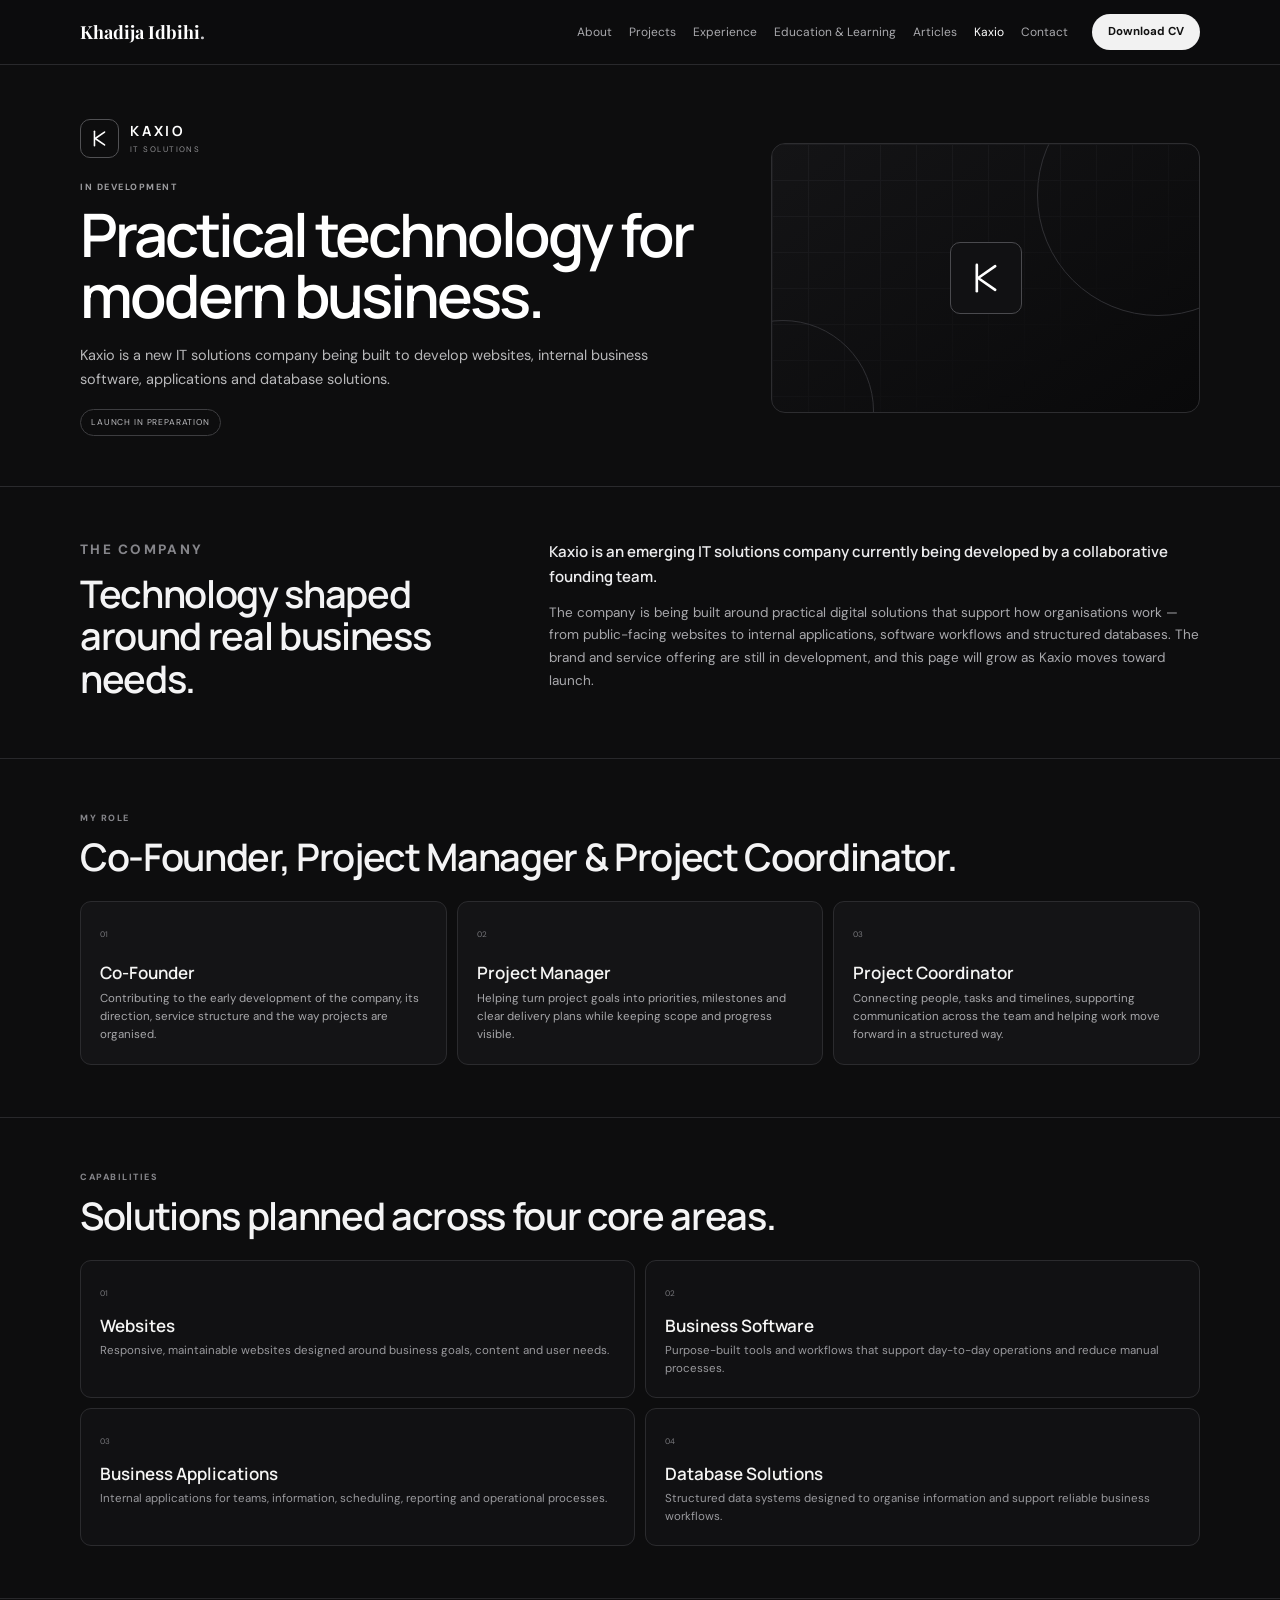
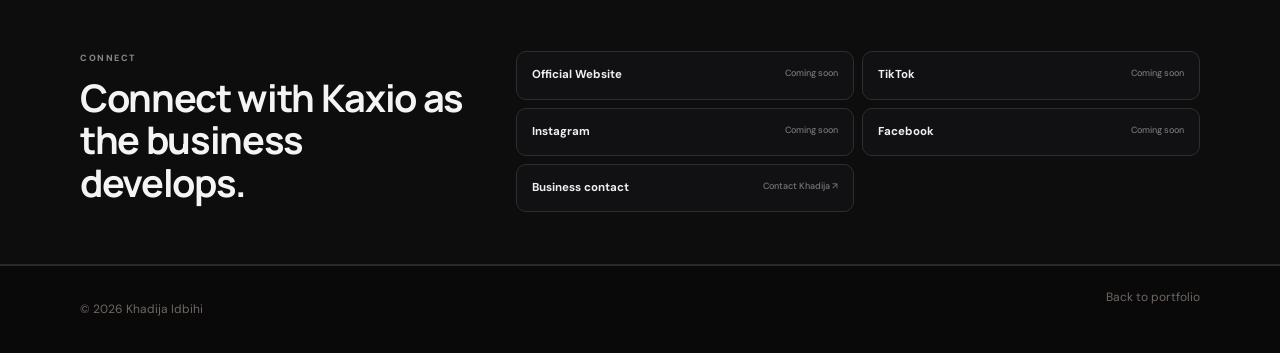
<file: kaxio.html>
<!DOCTYPE html>
<html lang="en">
<head>
  <meta charset="UTF-8"><meta name="viewport" content="width=device-width, initial-scale=1.0">
  <meta name="description" content="Kaxio — an IT solutions company in development, co-founded by Khadija Idbihi.">
  <title>Kaxio | Khadija Idbihi</title>
  <link rel="preconnect" href="https://fonts.googleapis.com"><link rel="preconnect" href="https://fonts.gstatic.com" crossorigin>
  <link href="https://fonts.googleapis.com/css2?family=DM+Sans:wght@400;500;600;700&family=Manrope:wght@500;600;700&family=Playfair+Display:wght@600;700&display=swap" rel="stylesheet">
  <link rel="stylesheet" href="./css/style.css"><script defer src="./js/site.js"></script><script defer src="./js/unison.js"></script>
</head>
<body class="unison-page">
<header class="site-header"><div class="container nav-wrap"><a class="logo" href="./index.html">Khadija Idbihi<span>.</span></a><button class="menu-toggle" aria-label="Open navigation" aria-expanded="false"><span></span><span></span><span></span></button><nav class="main-nav"><a href="./about.html">About</a><a href="./projects.html">Projects</a><a href="./experience.html">Experience</a><a href="./learning.html">Education & Learning</a><a href="./articles.html">Articles</a><a class="active-link" href="./kaxio.html">Kaxio</a><a href="./contact.html">Contact</a></nav><a class="btn btn-dark btn-small nav-cv" href="./assets/Khadija_Idbihi_Tech_CV.pdf" download>Download CV</a></div></header>
<main>
<section class="unison-hero"><div class="container unison-hero-grid"><div>
  <div class="unison-brand">
    <div class="unison-mark" aria-hidden="true"><svg viewBox="0 0 32 32" fill="none"><path d="M9 6v20" stroke="currentColor" stroke-width="2.2" stroke-linecap="round"/><path d="M23 7L10 16l13 9" stroke="currentColor" stroke-width="2.2" stroke-linecap="round" stroke-linejoin="round"/></svg></div>
    <div class="unison-wordmark"><strong>KAXIO</strong><span>IT SOLUTIONS</span></div>
  </div>
  <p class="eyebrow">IN DEVELOPMENT</p>
  <h1>Practical technology for modern business.</h1>
  <p class="unison-subtitle">Kaxio is a new IT solutions company being built to develop websites, internal business software, applications and database solutions.</p>
  <div class="launch-badge">Launch in preparation</div>
</div><div class="unison-visual" aria-hidden="true"><div class="unison-grid-lines"></div><div class="unison-center-logo"><div class="unison-mark"><svg viewBox="0 0 32 32" fill="none"><path d="M9 6v20" stroke="currentColor" stroke-width="2" stroke-linecap="round"/><path d="M23 7L10 16l13 9" stroke="currentColor" stroke-width="2" stroke-linecap="round" stroke-linejoin="round"/></svg></div></div></div></div></section>

<section class="unison-section"><div class="container unison-story"><div><p class="section-label">THE COMPANY</p><h2>Technology shaped around real business needs.</h2></div><div><p class="lead">Kaxio is an emerging IT solutions company currently being developed by a collaborative founding team.</p><p>The company is being built around practical digital solutions that support how organisations work — from public-facing websites to internal applications, software workflows and structured databases. The brand and service offering are still in development, and this page will grow as Kaxio moves toward launch.</p></div></div></section>

<section class="unison-section"><div class="container"><div class="section-heading"><div><p class="section-label">MY ROLE</p><h2>Co-Founder, Project Manager & Project Coordinator.</h2></div></div><div class="role-grid"><article><span>01</span><h3>Co-Founder</h3><p>Contributing to the early development of the company, its direction, service structure and the way projects are organised.</p></article><article><span>02</span><h3>Project Manager</h3><p>Helping turn project goals into priorities, milestones and clear delivery plans while keeping scope and progress visible.</p></article><article><span>03</span><h3>Project Coordinator</h3><p>Connecting people, tasks and timelines, supporting communication across the team and helping work move forward in a structured way.</p></article></div></div></section>

<section class="unison-section"><div class="container"><div class="section-heading"><div><p class="section-label">CAPABILITIES</p><h2>Solutions planned across four core areas.</h2></div></div><div class="service-grid"><article><span>01</span><h3>Websites</h3><p>Responsive, maintainable websites designed around business goals, content and user needs.</p></article><article><span>02</span><h3>Business Software</h3><p>Purpose-built tools and workflows that support day-to-day operations and reduce manual processes.</p></article><article><span>03</span><h3>Business Applications</h3><p>Internal applications for teams, information, scheduling, reporting and operational processes.</p></article><article><span>04</span><h3>Database Solutions</h3><p>Structured data systems designed to organise information and support reliable business workflows.</p></article></div></div></section>

<section class="unison-section"><div class="container future-links"><div><p class="section-label">CONNECT</p><h2>Connect with Kaxio as the business develops.</h2></div><div class="social-launch-grid"><a href="#" data-future-link>Official Website <span>Coming soon</span></a><a href="#" data-future-link>TikTok <span>Coming soon</span></a><a href="#" data-future-link>Instagram <span>Coming soon</span></a><a href="#" data-future-link>Facebook <span>Coming soon</span></a><a href="./contact.html">Business contact <span>Contact Khadija ↗</span></a></div></div></section>
</main>
<footer class="site-footer"><div class="container footer-wrap"><p>© <span data-current-year></span> Khadija Idbihi</p><a href="./index.html">Back to portfolio</a></div></footer>
</body></html>
</file>
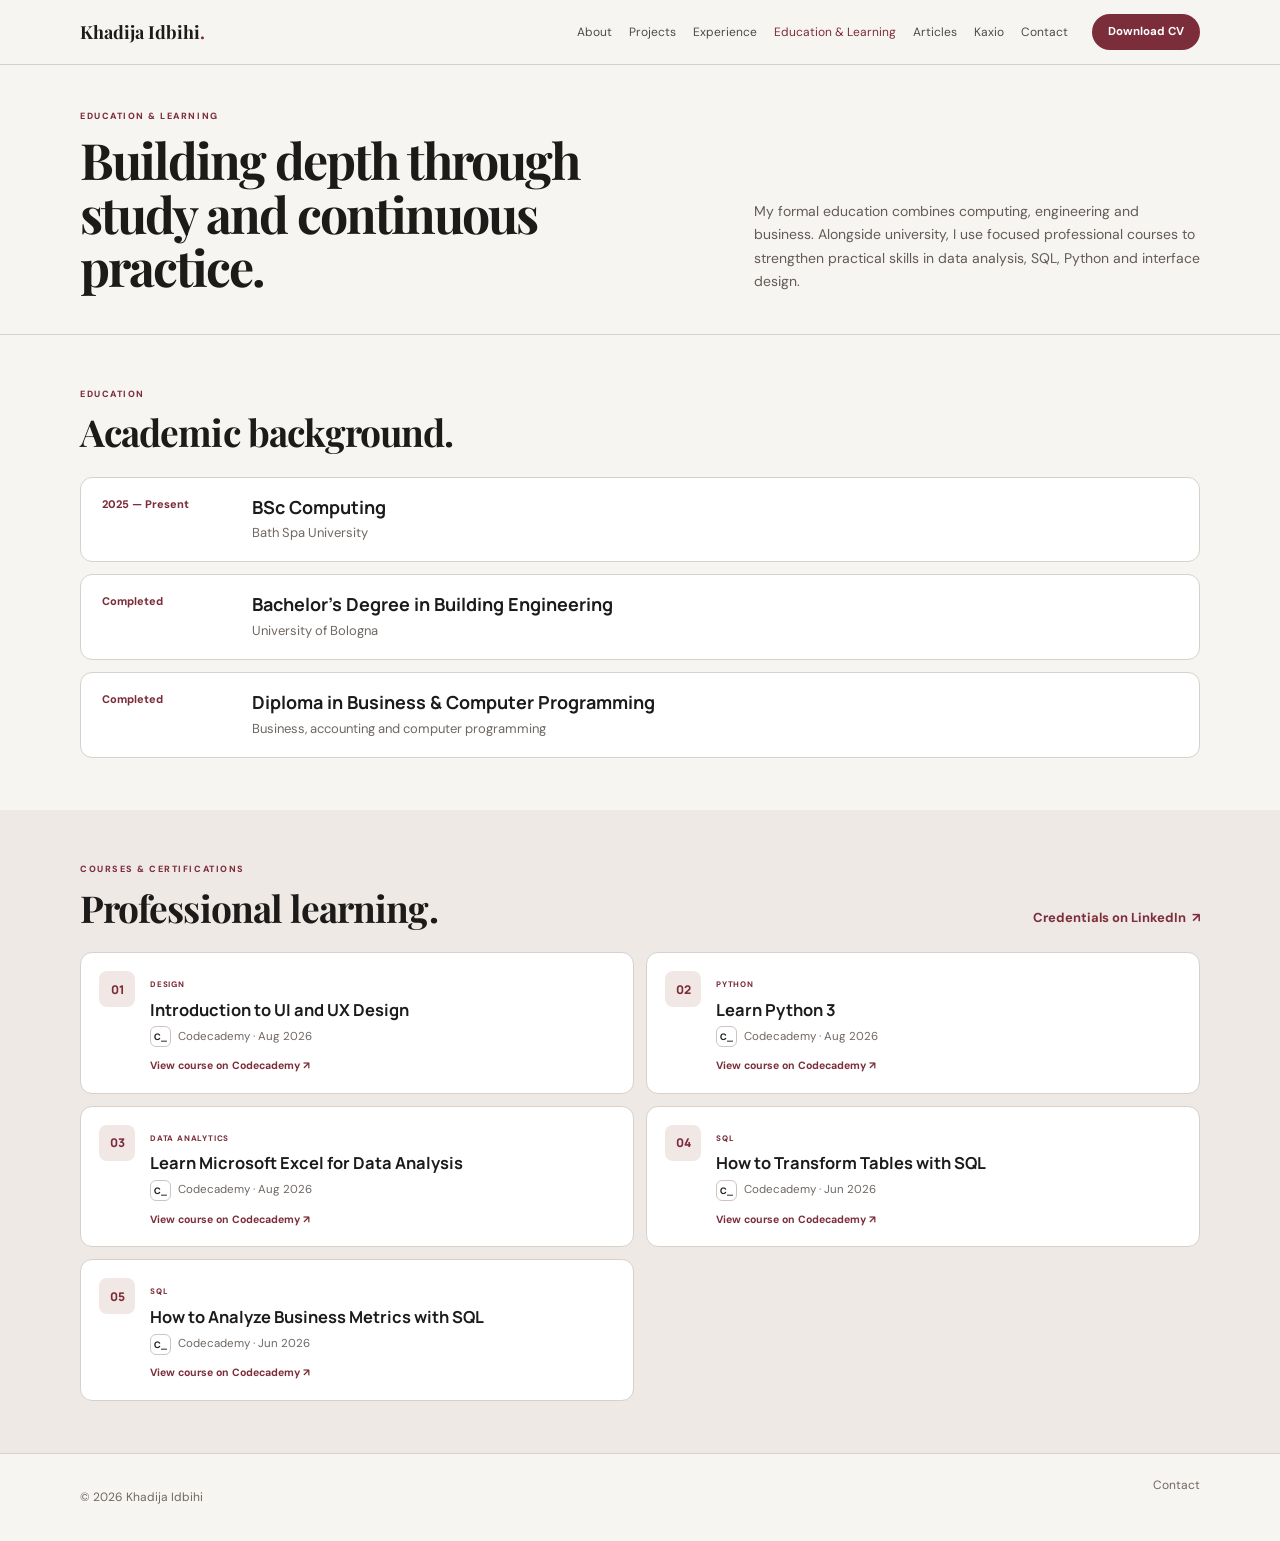
<file: learning.html>
<!DOCTYPE html>
<html lang="en"><head><meta charset="UTF-8"><meta name="viewport" content="width=device-width, initial-scale=1.0"><title>Education & Learning | Khadija Idbihi</title><link rel="preconnect" href="https://fonts.googleapis.com"><link rel="preconnect" href="https://fonts.gstatic.com" crossorigin><link href="https://fonts.googleapis.com/css2?family=DM+Sans:wght@400;500;600;700&family=Manrope:wght@500;600;700&family=Playfair+Display:wght@600;700&display=swap" rel="stylesheet"><link rel="stylesheet" href="./css/style.css"><script defer src="./js/data.js"></script><script defer src="./js/site.js"></script><script defer src="./js/learning.js"></script></head>
<body>
<header class="site-header"><div class="container nav-wrap"><a class="logo" href="./index.html">Khadija Idbihi<span>.</span></a><button class="menu-toggle" aria-label="Open navigation" aria-expanded="false"><span></span><span></span><span></span></button><nav class="main-nav"><a href="./about.html">About</a><a href="./projects.html">Projects</a><a href="./experience.html">Experience</a><a class="active-link" href="./learning.html">Education & Learning</a><a href="./articles.html">Articles</a><a href="./kaxio.html">Kaxio</a><a href="./contact.html">Contact</a></nav><a class="btn btn-dark btn-small nav-cv" href="./assets/Khadija_Idbihi_Tech_CV.pdf" download>Download CV</a></div></header>
<main>
<section class="page-hero"><div class="container page-hero-grid"><div><p class="eyebrow">EDUCATION & LEARNING</p><h1>Building depth through study and continuous practice.</h1></div><p>My formal education combines computing, engineering and business. Alongside university, I use focused professional courses to strengthen practical skills in data analysis, SQL, Python and interface design.</p></div></section>
<section class="section"><div class="container"><div class="section-heading"><div><p class="section-label">EDUCATION</p><h2>Academic background.</h2></div></div><div class="education-list"><article><span>2025 — Present</span><div><h3>BSc Computing</h3><p>Bath Spa University</p></div></article><article><span>Completed</span><div><h3>Bachelor's Degree in Building Engineering</h3><p>University of Bologna</p></div></article><article><span>Completed</span><div><h3>Diploma in Business & Computer Programming</h3><p>Business, accounting and computer programming</p></div></article></div></div></section>
<section class="section section-soft"><div class="container"><div class="section-heading"><div><p class="section-label">COURSES & CERTIFICATIONS</p><h2>Professional learning.</h2></div><a class="arrow-link" href="https://www.linkedin.com/in/khadija-idbihi-a628ab21a/details/certifications/" target="_blank" rel="noopener">Credentials on LinkedIn <span>↗</span></a></div><div class="learning-grid" data-learning-grid></div></div></section>
</main>
<footer class="site-footer"><div class="container footer-wrap"><p>© <span data-current-year></span> Khadija Idbihi</p><a href="./contact.html">Contact</a></div></footer></body></html>
</file>
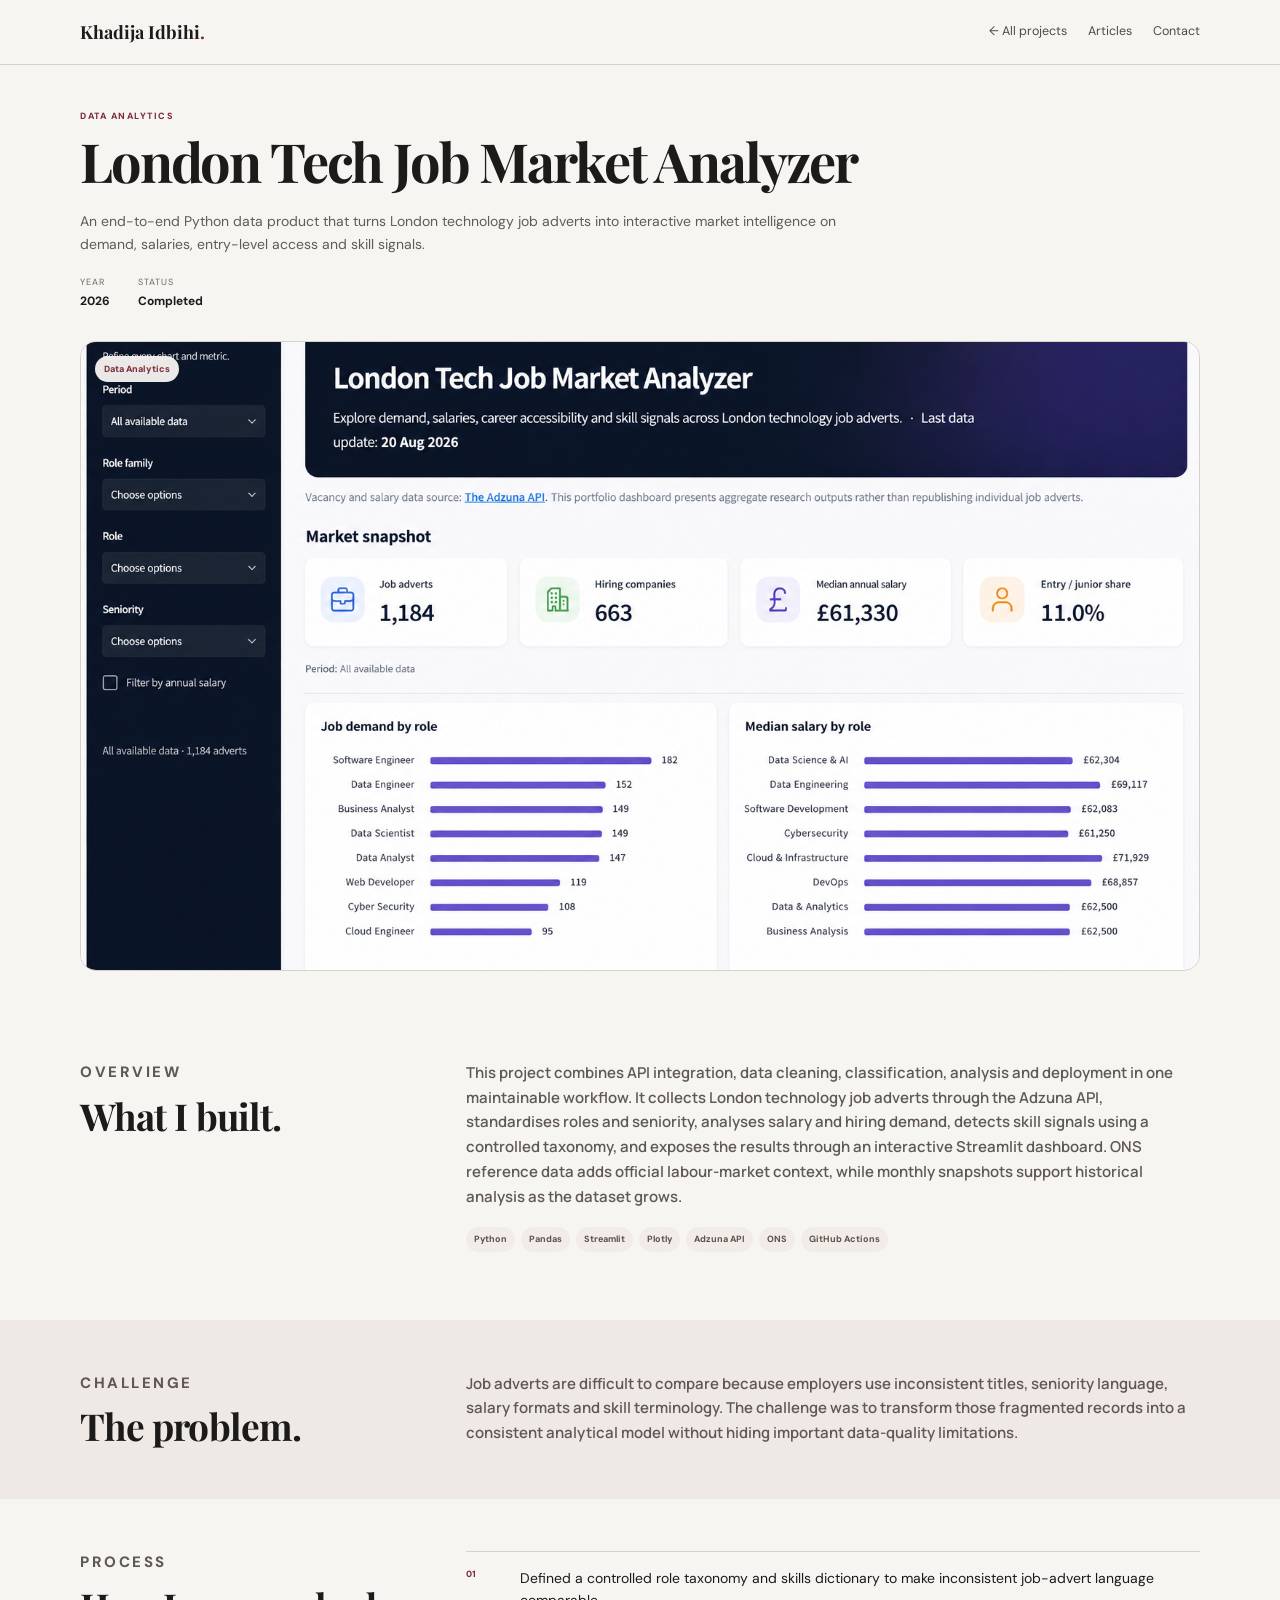
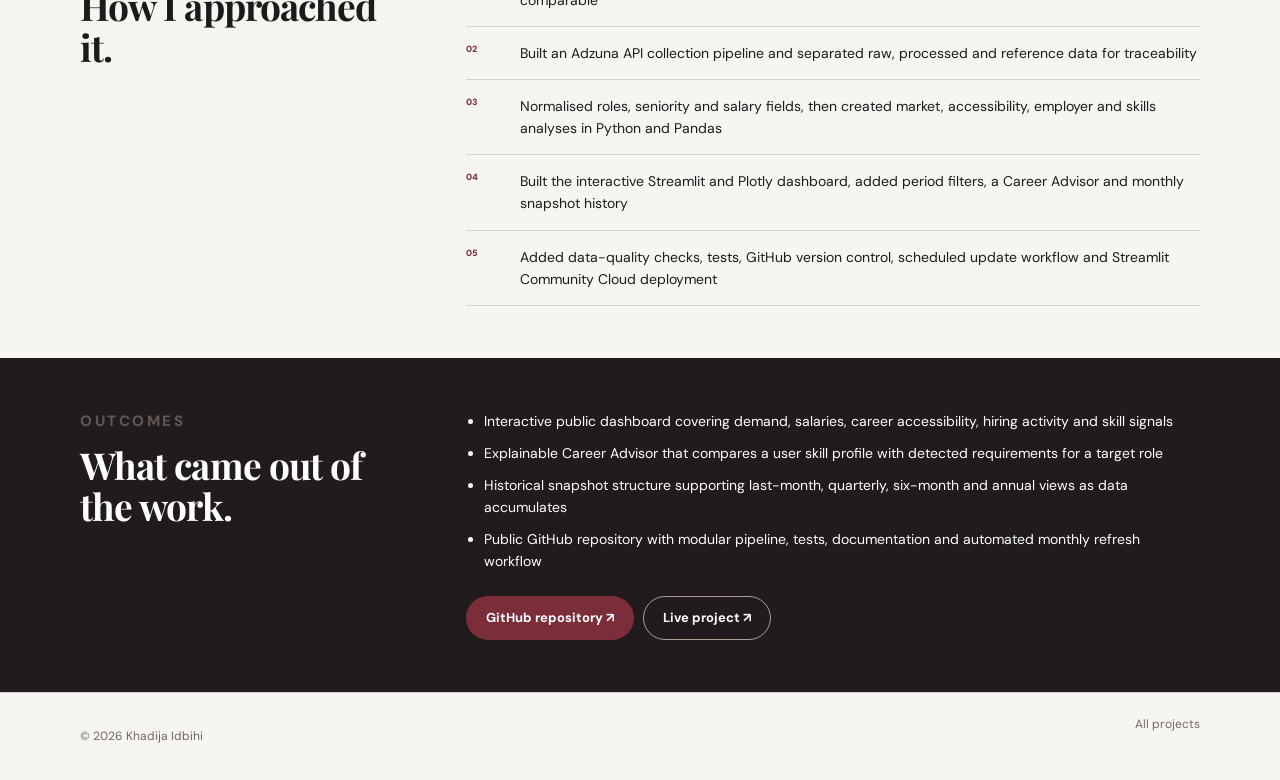
<file: project.html>
<!DOCTYPE html>
<html lang="en"><head><meta charset="UTF-8"><meta name="viewport" content="width=device-width, initial-scale=1.0"><title>Project | Khadija Idbihi</title><link rel="preconnect" href="https://fonts.googleapis.com"><link rel="preconnect" href="https://fonts.gstatic.com" crossorigin><link href="https://fonts.googleapis.com/css2?family=DM+Sans:wght@400;500;600;700&family=Manrope:wght@500;600;700;800&family=Playfair+Display:wght@600;700&display=swap" rel="stylesheet"><link rel="stylesheet" href="./css/style.css"><script defer src="./js/data.js"></script><script defer src="./js/site.js"></script><script defer src="./js/project-detail.js"></script></head>
<body><header class="site-header"><div class="container nav-wrap"><a class="logo" href="./index.html">Khadija Idbihi<span>.</span></a><nav class="simple-nav"><a href="./projects.html">← All projects</a><a href="./articles.html">Articles</a><a href="./contact.html">Contact</a></nav></div></header>
<main><section class="case-hero"><div class="container"><p class="eyebrow" data-project-category></p><h1 data-project-title></h1><p class="case-summary" data-project-summary></p><div class="case-meta"><span><small>Year</small><strong data-project-year></strong></span><span><small>Status</small><strong data-project-status></strong></span></div><div class="case-visual" data-project-visual></div></div></section>
<section class="section"><div class="container case-two-col"><div><p class="section-label">OVERVIEW</p><h2>What I built.</h2></div><div><p class="lead" data-project-overview></p><div class="tags case-tags" data-project-tech></div></div></div></section>
<section class="section section-soft"><div class="container case-two-col"><div><p class="section-label">CHALLENGE</p><h2>The problem.</h2></div><p class="lead" data-project-challenge></p></div></section>
<section class="section"><div class="container case-two-col"><div><p class="section-label">PROCESS</p><h2>How I approached it.</h2></div><ol class="process-list" data-project-process></ol></div></section>
<section class="section section-dark"><div class="container case-two-col"><div><p class="section-label light-label">OUTCOMES</p><h2>What came out of the work.</h2></div><div><ul class="outcomes-list" data-project-outcomes></ul><div class="case-actions" data-project-links></div></div></div></section></main>
<footer class="site-footer"><div class="container footer-wrap"><p>© <span data-current-year></span> Khadija Idbihi</p><a href="./projects.html">All projects</a></div></footer></body></html>
</file>
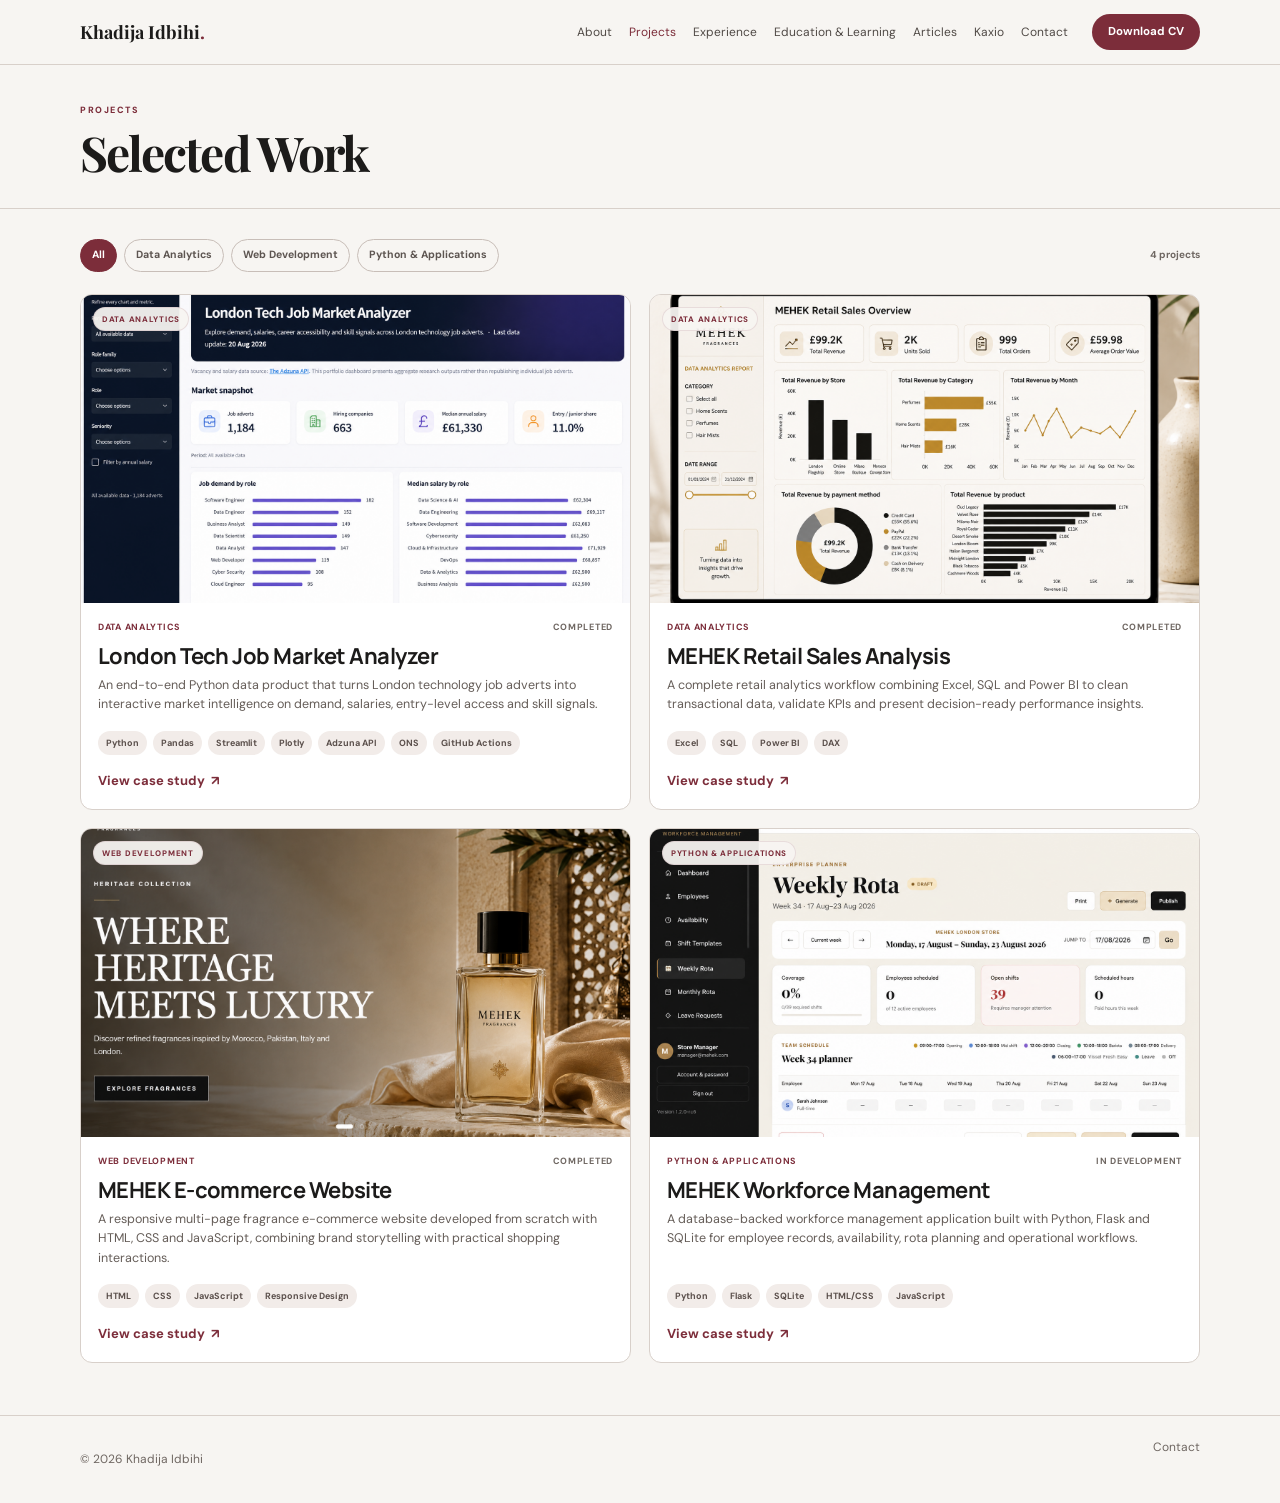
<file: projects.html>
<!DOCTYPE html>
<html lang="en">
<head>
  <meta charset="UTF-8"><meta name="viewport" content="width=device-width, initial-scale=1.0">
  <meta name="description" content="Data analytics, web development and Python application projects by Khadija Idbihi.">
  <title>Projects | Khadija Idbihi</title>
  <link rel="preconnect" href="https://fonts.googleapis.com"><link rel="preconnect" href="https://fonts.gstatic.com" crossorigin>
  <link href="https://fonts.googleapis.com/css2?family=DM+Sans:wght@400;500;600;700&family=Manrope:wght@500;600;700&family=Playfair+Display:wght@600;700&display=swap" rel="stylesheet">
  <link rel="stylesheet" href="./css/style.css">
  <script defer src="./js/data.js"></script><script defer src="./js/site.js"></script><script defer src="./js/projects.js"></script>
</head>
<body>
<header class="site-header"><div class="container nav-wrap"><a class="logo" href="./index.html">Khadija Idbihi<span>.</span></a><button class="menu-toggle" aria-label="Open navigation" aria-expanded="false"><span></span><span></span><span></span></button><nav class="main-nav"><a href="./about.html">About</a><a class="active-link" href="./projects.html">Projects</a><a href="./experience.html">Experience</a><a href="./learning.html">Education & Learning</a><a href="./articles.html">Articles</a><a href="./kaxio.html">Kaxio</a><a href="./contact.html">Contact</a></nav><a class="btn btn-dark btn-small nav-cv" href="./assets/Khadija_Idbihi_Tech_CV.pdf" download>Download CV</a></div></header>
<main>
  <section class="page-hero-minimal"><div class="container"><p class="eyebrow">PROJECTS</p><h1>Selected Work</h1></div></section>
  <section class="section projects-page-section"><div class="container">
    <div class="projects-toolbar"><div class="filter-bar" aria-label="Filter projects"><button class="active" data-filter="all">All</button><button data-filter="data">Data Analytics</button><button data-filter="web">Web Development</button><button data-filter="python">Python & Applications</button></div><span class="project-count" data-project-count></span></div>
    <div class="projects-grid projects-grid-all" data-project-grid></div>
  </div></section>
</main>
<footer class="site-footer"><div class="container footer-wrap"><p>© <span data-current-year></span> Khadija Idbihi</p><a href="./contact.html">Contact</a></div></footer>
</body></html>
</file>
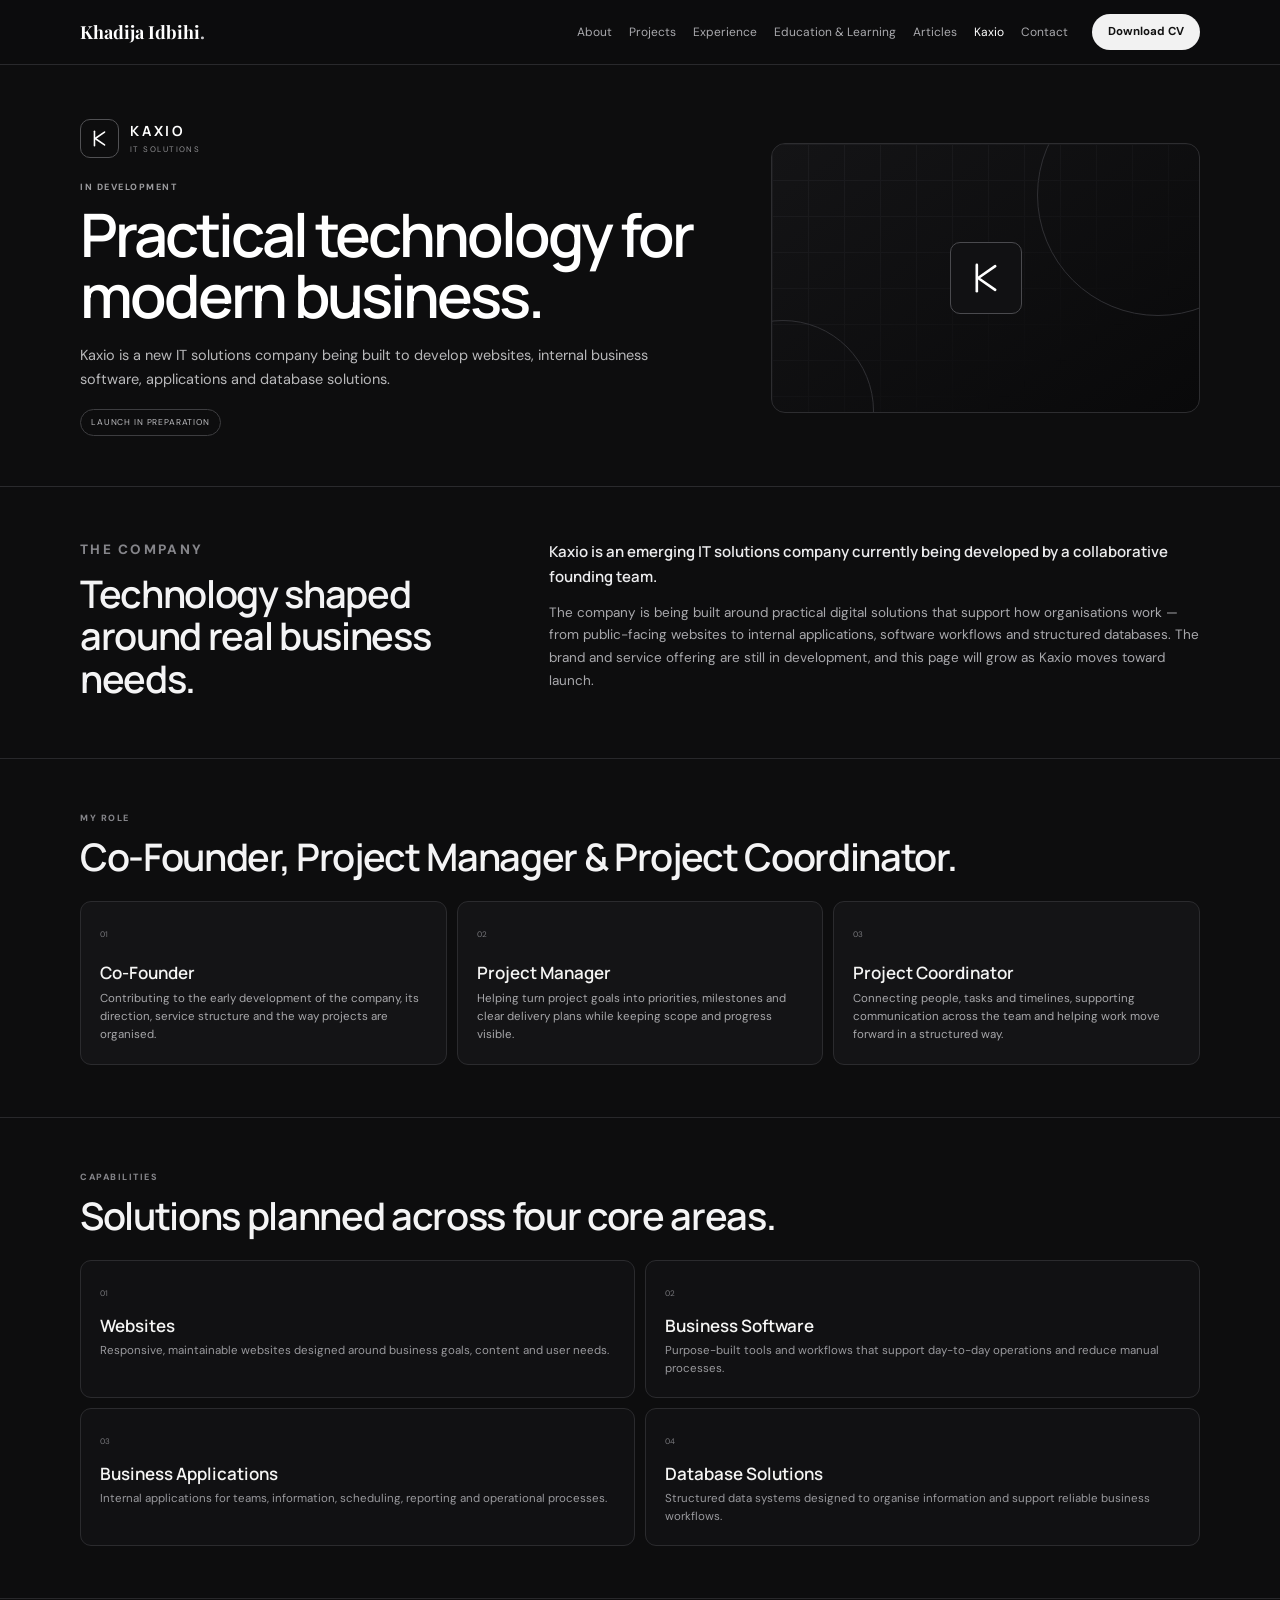
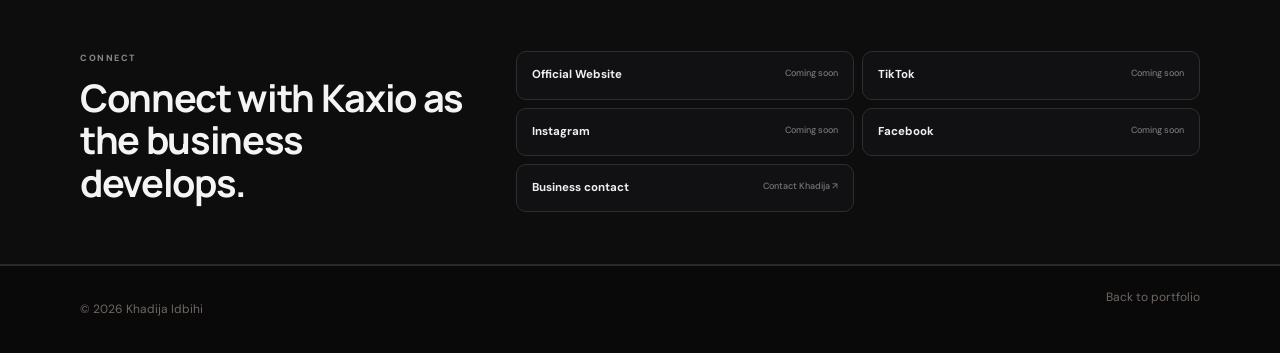
<file: unison.html>
<!doctype html>
<html lang="en">
<head>
  <meta charset="utf-8">
  <meta name="viewport" content="width=device-width, initial-scale=1">
  <meta http-equiv="refresh" content="0; url=./kaxio.html">
  <link rel="canonical" href="./kaxio.html">
  <title>Kaxio | Khadija Idbihi</title>
  <script>window.location.replace('./kaxio.html');</script>
</head>
<body>
  <p>This page has moved to <a href="./kaxio.html">Kaxio</a>.</p>
</body>
</html>
</file>
<file: css/style.css>
:root{
  --ink:#1c1b1a;
  --muted:#6f6762;
  --paper:#f7f5f2;
  --surface:#ffffff;
  --soft:#efe9e5;
  --line:#d8d0ca;
  --burgundy:#7c2d3a;
  --burgundy-deep:#5e202b;
  --rose:#cfa7a0;
  --black:#0d0d0e;
  --max:1180px;
  --radius:16px;
  --shadow:0 14px 35px rgba(44,25,29,.08);
}

*{box-sizing:border-box}
html{scroll-behavior:smooth}
body{margin:0;background:var(--paper);color:var(--ink);font-family:'DM Sans',Arial,sans-serif;line-height:1.65;-webkit-font-smoothing:antialiased}
a{color:inherit;text-decoration:none}
img{display:block;max-width:100%}
button,input{font:inherit}
.container{width:min(calc(100% - 48px),var(--max));margin-inline:auto}
.skip-link{position:absolute;left:-9999px}.skip-link:focus{left:16px;top:16px;z-index:100;background:#fff;padding:10px 14px}

/* Header */
.site-header{position:sticky;top:0;z-index:50;background:rgba(247,245,242,.96);backdrop-filter:blur(12px);border-bottom:1px solid var(--line)}
.nav-wrap{min-height:72px;display:flex;align-items:center;gap:22px}
.logo{font:700 19px 'Playfair Display',serif;white-space:nowrap}.logo span{color:var(--burgundy)}
.main-nav,.simple-nav{margin-left:auto;display:flex;gap:24px;align-items:center}
.main-nav a,.simple-nav a{font-size:13px;color:#504a46;transition:.2s}
.main-nav a:hover,.main-nav .active-link,.simple-nav a:hover{color:var(--burgundy)}
.menu-toggle{display:none;margin-left:auto;background:transparent;border:0;padding:7px;cursor:pointer}.menu-toggle span{display:block;width:23px;height:2px;background:var(--ink);margin:5px}
.nav-cv{margin-left:2px}

/* Typography + buttons */
.eyebrow,.section-label{margin:0 0 13px;font-size:10px;font-weight:800;letter-spacing:.18em;text-transform:uppercase;color:var(--burgundy)}
h1,h2,h3,p{overflow-wrap:anywhere}
.btn{display:inline-flex;align-items:center;justify-content:center;min-height:44px;padding:0 19px;border-radius:999px;border:1px solid transparent;font-size:13px;font-weight:700;transition:transform .18s,background .18s,color .18s}
.btn:hover{transform:translateY(-1px)}
.btn-dark{background:var(--burgundy);color:#fff}.btn-dark:hover{background:var(--burgundy-deep)}
.btn-outline{border-color:#a99d96;background:transparent}.btn-outline:hover{border-color:var(--burgundy);color:var(--burgundy)}
.btn-small{min-height:38px;padding:0 16px;font-size:12px}
.btn-light-on-dark{background:#fff;color:var(--burgundy)}
.arrow-link{display:inline-flex;align-items:center;gap:6px;font-size:13px;font-weight:700;color:var(--burgundy)}
.arrow-link:hover{text-decoration:underline;text-underline-offset:4px}

/* Homepage */
.hero-home{padding:58px 0 52px}
.hero-profile-layout{display:grid;grid-template-columns:minmax(0,1.25fr) 330px;gap:72px;align-items:center}
.hero-copy h1{font:700 clamp(48px,6vw,76px)/.96 'Playfair Display',serif;letter-spacing:-.045em;margin:0;color:var(--ink)}
.hero-role{font:700 21px/1.3 'Manrope',sans-serif;margin:25px 0 8px}
.hero-unison-role{margin:0 0 17px;font-size:13px;font-weight:700;color:var(--burgundy)}
.hero-unison-role a{text-decoration:underline;text-underline-offset:3px}
.hero-description{max-width:690px;margin:0;color:#5f5854;font-size:16px;line-height:1.75}
.hero-actions{display:flex;gap:10px;margin-top:26px}
.hero-facts{display:grid;grid-template-columns:repeat(3,1fr);gap:22px;border-top:1px solid var(--line);margin-top:34px;padding-top:18px}
.hero-facts span{font-size:12px;font-weight:700}.hero-facts small{display:block;font-size:9px;letter-spacing:.12em;text-transform:uppercase;color:var(--muted);margin-bottom:4px}
.hero-portrait{margin:0;width:100%;max-width:330px;justify-self:end;position:relative}
.hero-portrait:before{content:'';position:absolute;inset:14px -14px -14px 14px;border:1px solid var(--rose);border-radius:var(--radius)}
.hero-portrait img{position:relative;width:100%;height:410px;object-fit:cover;object-position:center 35%;border-radius:var(--radius);box-shadow:var(--shadow)}

.section{padding:70px 0}.section-soft{background:var(--soft)}.section-dark{background:#211b1d;color:#fff}
.section-heading{display:flex;justify-content:space-between;align-items:end;gap:28px;margin-bottom:30px}
.section-heading h2,.home-unison h2,.home-footer-cta h2,.story-grid h2,.case-two-col h2,.about-focus h2,.unison-story h2,.future-links h2{font:700 clamp(30px,3.6vw,48px)/1.08 'Playfair Display',serif;letter-spacing:-.035em;margin:0}
.home-featured{border-top:1px solid var(--line)}
.projects-grid{display:grid;grid-template-columns:repeat(2,minmax(0,1fr));gap:24px}
.projects-grid-home{grid-template-columns:repeat(3,minmax(0,1fr));gap:20px}
.project-card{background:var(--surface);border:1px solid var(--line);border-radius:var(--radius);overflow:hidden;display:flex;flex-direction:column;min-width:0;transition:.2s}
.project-card:hover{transform:translateY(-3px);box-shadow:var(--shadow)}
.project-image{display:block;position:relative;aspect-ratio:16/9;overflow:hidden;background:#e9e4df}
.project-image img{width:100%;height:100%;object-fit:cover;transition:transform .3s}.project-card:hover .project-image img{transform:scale(1.015)}
.project-image-label{position:absolute;left:12px;top:12px;background:rgba(247,245,242,.94);color:var(--burgundy);border:1px solid rgba(124,45,58,.12);padding:5px 8px;border-radius:999px;font-size:8px;letter-spacing:.09em;text-transform:uppercase;font-weight:800}
.project-card-body{padding:20px;display:flex;flex-direction:column;flex:1}
.project-meta{display:flex;justify-content:space-between;gap:10px;color:var(--muted);font-size:9px;text-transform:uppercase;letter-spacing:.08em;font-weight:700}
.project-meta span:first-child{color:var(--burgundy)}
.project-card h2{font:700 23px/1.15 'Manrope',sans-serif;letter-spacing:-.025em;margin:12px 0 9px}
.project-card p{font-size:13px;line-height:1.6;color:#655d58;margin:0 0 16px}
.tags{display:flex;flex-wrap:wrap;gap:6px;margin:auto 0 16px}.tags span{font-size:9px;font-weight:700;background:#f2ece9;color:#5b504c;padding:5px 8px;border-radius:999px}
.home-unison{border-top:1px solid var(--line);background:#f1e9e6}
.unison-teaser{display:grid;grid-template-columns:.8fr 1.2fr;gap:70px;align-items:start}
.unison-teaser p{margin:0 0 14px;color:#5c5551;font-size:15px;max-width:690px}.role-line{font-size:12px!important;color:var(--ink)!important;letter-spacing:.01em}
.home-footer-cta{background:var(--burgundy);color:#fff;padding:45px 0}.home-footer-cta h2{color:#fff}.home-footer-cta .section-label{color:#e7c8c2}.cta-row{display:flex;align-items:end;justify-content:space-between;gap:28px}
.site-footer{border-top:1px solid var(--line);padding:22px 0;background:var(--paper)}.footer-wrap{display:flex;justify-content:space-between;gap:20px;color:var(--muted);font-size:12px}.footer-wrap div{display:flex;gap:18px}

/* Shared page heroes */
.page-hero{padding:58px 0 52px;border-bottom:1px solid var(--line)}
.page-hero-minimal{padding:54px 0 38px;border-bottom:1px solid var(--line)}
.page-hero h1,.page-hero-minimal h1{font:700 clamp(42px,5.2vw,66px)/1.02 'Playfair Display',serif;letter-spacing:-.04em;margin:0;max-width:880px}
.page-hero-grid{display:grid;grid-template-columns:1.05fr .75fr;gap:70px;align-items:end}.page-hero-grid>p{margin:0;font-size:16px;color:#625b57;line-height:1.7}

/* Projects */
.projects-page-section{padding-top:42px}
.projects-toolbar{display:flex;justify-content:space-between;align-items:center;gap:20px;margin-bottom:28px}
.filter-bar{display:flex;flex-wrap:wrap;gap:7px}.filter-bar button{border:1px solid #c8beb8;background:transparent;color:#5d5551;border-radius:999px;padding:8px 12px;cursor:pointer;font-size:11px;font-weight:700}.filter-bar button.active,.filter-bar button:hover{background:var(--burgundy);border-color:var(--burgundy);color:#fff}.project-count{font-size:11px;color:var(--muted);font-weight:700}
.projects-grid-all{grid-template-columns:repeat(2,minmax(0,1fr));gap:24px}
.projects-grid-all .project-card h2{font-size:27px}.projects-grid-all .project-card p{font-size:14px}

/* About */
.about-hero-grid{display:grid;grid-template-columns:minmax(0,1.2fr) 300px;gap:72px;align-items:center}.about-intro{font-size:16px;line-height:1.75;color:#625b57;max-width:760px;margin:24px 0 0}.about-portrait{margin:0;justify-self:end;width:100%;max-width:300px}.about-portrait img{width:100%;height:370px;object-fit:cover;object-position:center 35%;border-radius:150px 150px 16px 16px}
.story-grid,.case-two-col,.about-focus,.transferable{display:grid;grid-template-columns:.6fr 1.4fr;gap:72px}.story-number{font:700 82px/1 'Playfair Display',serif;color:#dccdc8}.lead{font:600 18px/1.65 'Manrope',sans-serif;margin:0}.story-grid p:not(.lead),.case-two-col p{color:#605854;font-size:15px}.values-grid{display:grid;grid-template-columns:repeat(4,1fr);gap:12px}.values-grid article{background:#fff;border:1px solid var(--line);border-radius:14px;padding:24px}.values-grid article span{font-size:9px;font-weight:800;color:var(--burgundy)}.values-grid h3{font:700 19px 'Manrope',sans-serif;margin:26px 0 7px}.values-grid p{font-size:13px;color:#655d58;margin:0}.interest-lines a{display:flex;justify-content:space-between;gap:20px;border-top:1px solid var(--line);padding:17px 0;font:700 16px 'Manrope',sans-serif}.interest-lines a:last-child{border-bottom:1px solid var(--line)}.interest-lines a:hover{color:var(--burgundy)}.interest-lines span{font:500 11px 'DM Sans',sans-serif;color:var(--muted)}

/* Experience */
.experience-intro{max-width:730px;color:#625b57;margin-top:18px;font-size:16px}
.timeline-page{display:grid;gap:16px}.timeline-page article{display:grid;grid-template-columns:170px 1fr;gap:36px;padding:28px 30px;background:#fff;border:1px solid var(--line);border-radius:14px}.timeline-page time{font-size:11px;font-weight:800;color:var(--burgundy);padding-top:4px}.timeline-page .company{display:block;font-size:10px;letter-spacing:.08em;text-transform:uppercase;color:var(--muted);font-weight:700}.timeline-page h2{font:700 26px/1.2 'Manrope',sans-serif;letter-spacing:-.02em;margin:7px 0 11px}.timeline-page p{font-size:14px;color:#5e5753;margin:0 0 12px;max-width:820px}.experience-bullets{margin:0;padding-left:18px;color:#5e5753;font-size:13px}.experience-bullets li{margin:5px 0}.experience-skills{display:flex;flex-wrap:wrap;gap:6px;margin-top:14px}.experience-skills span{font-size:9px;border:1px solid #d4c8c2;color:#625550;padding:4px 7px;border-radius:999px}.transferable{align-items:start}.skill-pills{display:flex;flex-wrap:wrap;gap:8px}.skill-pills span{border:1px solid #5d4a50;padding:8px 11px;border-radius:999px;font-size:11px;color:#eee7e5}

/* Education & learning */
.education-list{display:grid;gap:12px}.education-list article{display:grid;grid-template-columns:170px 1fr;padding:22px 24px;border:1px solid var(--line);background:#fff;border-radius:12px}.education-list span{color:var(--burgundy);font-size:11px;font-weight:800}.education-list h3{font:700 21px/1.3 'Manrope',sans-serif;margin:0 0 4px}.education-list p{font-size:13px;color:var(--muted);margin:0}
.learning-grid{display:grid;grid-template-columns:repeat(2,minmax(0,1fr));gap:14px}.learning-card{background:#fff;border:1px solid var(--line);border-radius:14px;padding:22px;display:grid;grid-template-columns:46px 1fr;gap:16px}.learning-index{width:42px;height:42px;border-radius:10px;background:#f1e7e4;color:var(--burgundy);display:grid;place-items:center;font:800 14px 'Manrope',sans-serif}.learning-area{font-size:9px;text-transform:uppercase;letter-spacing:.1em;color:var(--burgundy);font-weight:800}.learning-card h2{font:700 19px/1.25 'Manrope',sans-serif;margin:7px 0 5px}.learning-card p{font-size:12px;margin:0;color:var(--muted)}.learning-links{display:flex;gap:14px;flex-wrap:wrap;margin-top:13px}.learning-links a{font-size:11px;font-weight:700;color:var(--burgundy)}.learning-links a:hover{text-decoration:underline;text-underline-offset:3px}.learning-provider{display:inline-flex;align-items:center;gap:7px}.provider-mark{width:24px;height:24px;border:1px solid #cfc4be;border-radius:6px;display:grid;place-items:center;font:800 10px 'Manrope',sans-serif;color:#202020;background:#fff}

/* Project case studies */
.case-hero{padding:56px 0 48px}.case-hero h1{font:700 clamp(42px,5.4vw,70px)/1.02 'Playfair Display',serif;letter-spacing:-.04em;margin:0;max-width:900px}.case-summary{font-size:16px;line-height:1.7;color:#615a56;max-width:760px;margin-top:20px}.case-meta{display:flex;gap:34px;margin:22px 0}.case-meta small{display:block;font-size:9px;text-transform:uppercase;letter-spacing:.11em;color:var(--muted)}.case-meta strong{font-size:12px}.case-visual{margin-top:28px}.case-image{aspect-ratio:16/9;border-radius:16px;overflow:hidden;position:relative;border:1px solid var(--line)}.case-image img{width:100%;height:100%;object-fit:cover}.case-image>span{position:absolute;left:14px;top:14px;background:rgba(247,245,242,.95);color:var(--burgundy);padding:6px 9px;border-radius:999px;font-size:9px;font-weight:800}.case-tags{margin-top:18px}.process-list{list-style:none;margin:0;padding:0}.process-list li{display:grid;grid-template-columns:40px 1fr;gap:14px;padding:15px 0;border-top:1px solid var(--line)}.process-list li:last-child{border-bottom:1px solid var(--line)}.process-list span{font-size:9px;color:var(--burgundy);font-weight:800}.process-list p{margin:0;font-size:14px;color:var(--ink)}.outcomes-list{margin:0;padding-left:18px}.outcomes-list li{margin:0 0 10px;font-size:14px}.case-actions{display:flex;gap:9px;flex-wrap:wrap;margin-top:24px}.project-note{font-size:12px;color:#cfc7c4}

/* Unison - deliberately separate, dark business identity */
body.unison-page{background:var(--black);color:#fff}.unison-page .site-header{background:rgba(13,13,14,.96);border-color:#2c2c2e}.unison-page .logo,.unison-page .main-nav a{color:#d7d7d9}.unison-page .logo span,.unison-page .main-nav a:hover,.unison-page .main-nav .active-link{color:#fff}.unison-page .menu-toggle span{background:#fff}.unison-page .btn-dark{background:#fff;color:#111}
.unison-hero{padding:84px 0 70px;background:#0d0d0e;color:#fff;border-bottom:1px solid #2c2c2e}.unison-hero-grid{display:grid;grid-template-columns:1.1fr .9fr;gap:70px;align-items:center}.unison-brand{display:flex;align-items:center;gap:14px;margin-bottom:30px}.unison-mark{width:46px;height:46px;border:1px solid #515154;border-radius:12px;display:grid;place-items:center}.unison-mark svg{width:28px;height:28px}.unison-wordmark strong{display:block;font:700 16px 'Manrope',sans-serif;letter-spacing:.22em}.unison-wordmark span{display:block;font-size:9px;letter-spacing:.18em;color:#8f8f92;margin-top:3px}.unison-hero .eyebrow{color:#9b9b9e}.unison-hero h1{font:600 clamp(48px,6.2vw,78px)/1.02 'Manrope',sans-serif;letter-spacing:-.05em;margin:0 0 20px;max-width:720px}.unison-subtitle{font-size:17px;color:#b8b8ba;max-width:690px;margin:0}.launch-badge{display:inline-block;margin-top:24px;border:1px solid #3d3d40;border-radius:999px;padding:8px 11px;color:#bdbdc0;font-size:10px;text-transform:uppercase;letter-spacing:.1em}.unison-visual{min-height:360px;border:1px solid #2d2d30;border-radius:20px;background:linear-gradient(145deg,#141416,#09090a);position:relative;overflow:hidden}.unison-visual:before,.unison-visual:after{content:'';position:absolute;border:1px solid #303034;border-radius:50%}.unison-visual:before{width:310px;height:310px;right:-80px;top:-70px}.unison-visual:after{width:230px;height:230px;left:-80px;bottom:-90px}.unison-grid-lines{position:absolute;inset:0;background-image:linear-gradient(#1d1d20 1px,transparent 1px),linear-gradient(90deg,#1d1d20 1px,transparent 1px);background-size:44px 44px;mask-image:linear-gradient(to bottom right,#000,transparent 75%)}.unison-center-logo{position:absolute;inset:0;display:grid;place-items:center}.unison-center-logo .unison-mark{width:94px;height:94px;border-color:#4a4a4e;background:#111113}.unison-center-logo .unison-mark svg{width:56px;height:56px}.unison-section{padding:72px 0;border-bottom:1px solid #28282b}.unison-story{display:grid;grid-template-columns:.7fr 1.3fr;gap:70px}.unison-story h2,.unison-page .section-heading h2{font:600 clamp(30px,3.5vw,46px)/1.1 'Manrope',sans-serif;letter-spacing:-.04em;color:#fff}.unison-story p{font-size:15px;color:#aaa9ad}.unison-page .section-label{color:#85858a}.unison-page .lead{color:#eee}.role-grid{display:grid;grid-template-columns:repeat(3,1fr);gap:12px}.role-grid article{background:#141416;border:1px solid #2b2b2e;border-radius:14px;padding:24px}.role-grid article span{font-size:9px;color:#77777b}.role-grid h3{font:600 20px 'Manrope',sans-serif;margin:24px 0 8px}.role-grid p{font-size:13px;color:#a7a7aa;margin:0}.service-grid{display:grid;grid-template-columns:repeat(2,1fr);gap:12px}.service-grid article{border:1px solid #2b2b2e;border-radius:14px;padding:25px;background:#111113}.service-grid span{font-size:9px;color:#77777b}.service-grid h3{font:600 20px 'Manrope',sans-serif;margin:14px 0 7px}.service-grid p{font-size:12px;color:#99999d;margin:0}.future-links{display:grid;grid-template-columns:.7fr 1.3fr;gap:70px}.future-links h2{font-family:'Manrope',sans-serif;color:#fff}.social-launch-grid{display:grid;grid-template-columns:1fr 1fr;gap:10px}.social-launch-grid a{display:flex;justify-content:space-between;gap:16px;padding:17px 18px;border:1px solid #2e2e31;border-radius:12px;background:#111113;font-size:13px;font-weight:700;color:#efeff0}.social-launch-grid a span{color:#77777b;font-size:10px;font-weight:500}.unison-page .site-footer{background:#0d0d0e;border-color:#2b2b2e;color:#8f8f92}

/* Contact */
.contact-page{padding:64px 0 72px;min-height:calc(100vh - 140px)}.contact-page-grid{display:grid;grid-template-columns:.85fr 1.15fr;gap:75px;align-items:start}.contact-page h1{font:700 clamp(42px,5vw,64px)/1.03 'Playfair Display',serif;letter-spacing:-.04em;margin:0 0 20px}.contact-page-grid>div>p:last-child{font-size:15px;color:#605955;max-width:570px}.contact-stack{background:#fff;border:1px solid var(--line);border-radius:16px;padding:8px 24px}.contact-stack a,.contact-stack>div{display:grid;grid-template-columns:120px 1fr;gap:20px;align-items:center;border-top:1px solid var(--line);padding:20px 0}.contact-stack>*:first-child{border-top:0}.contact-stack span{font-size:9px;text-transform:uppercase;letter-spacing:.12em;color:var(--muted);font-weight:800}.contact-stack strong{font:700 15px 'Manrope',sans-serif}.contact-stack a:hover strong{color:var(--burgundy)}

/* Responsive */
@media(max-width:1000px){
  .container{width:min(calc(100% - 36px),var(--max))}
  .nav-wrap{min-height:68px}.menu-toggle{display:block}.nav-cv{display:none}.main-nav{display:none;position:absolute;top:68px;left:0;right:0;background:var(--paper);padding:22px;flex-direction:column;align-items:flex-start;gap:15px;border-bottom:1px solid var(--line);box-shadow:0 14px 28px rgba(30,20,22,.08)}.main-nav.open{display:flex}.main-nav a{font-size:14px}.unison-page .main-nav{background:#0d0d0e;border-color:#2b2b2e}
  .hero-profile-layout,.about-hero-grid,.page-hero-grid,.story-grid,.case-two-col,.about-focus,.transferable,.contact-page-grid,.unison-hero-grid,.unison-story,.future-links{grid-template-columns:1fr;gap:36px}
  .hero-portrait,.about-portrait{justify-self:start}.hero-portrait{max-width:300px}.about-portrait{max-width:280px}
  .projects-grid-home{grid-template-columns:repeat(2,1fr)}.projects-grid-home .project-card:last-child{grid-column:1/-1;max-width:calc(50% - 10px)}
  .values-grid{grid-template-columns:repeat(2,1fr)}.role-grid{grid-template-columns:1fr}.service-grid{grid-template-columns:1fr 1fr}
}

@media(max-width:700px){
  .container{width:min(calc(100% - 28px),var(--max))}.section{padding:52px 0}
  .hero-home{padding:42px 0 46px}.hero-copy h1{font-size:52px}.hero-role{font-size:19px}.hero-description{font-size:15px}.hero-actions{flex-direction:column;align-items:stretch}.hero-actions .btn{width:100%}.hero-facts{grid-template-columns:1fr;gap:14px}.hero-portrait{max-width:none;width:88%;margin-inline:auto}.hero-portrait img{height:auto;aspect-ratio:4/5}
  .section-heading{align-items:flex-start;flex-direction:column}.section-heading h2,.home-unison h2,.home-footer-cta h2,.story-grid h2,.case-two-col h2,.about-focus h2{font-size:34px}.projects-grid,.projects-grid-home,.projects-grid-all,.learning-grid,.values-grid,.service-grid,.social-launch-grid{grid-template-columns:1fr}.projects-grid-home .project-card:last-child{grid-column:auto;max-width:none}.projects-grid-all .project-card h2{font-size:23px}.project-card h2{font-size:21px}
  .unison-teaser{grid-template-columns:1fr;gap:26px}.cta-row{display:block}.home-footer-cta .btn{margin-top:20px;width:100%}
  .page-hero,.page-hero-minimal{padding:42px 0 34px}.page-hero h1,.page-hero-minimal h1{font-size:42px}.projects-toolbar{display:block}.project-count{display:block;margin-top:12px}.filter-bar{display:grid;grid-template-columns:1fr 1fr}.filter-bar button{width:100%}
  .timeline-page article,.education-list article{grid-template-columns:1fr;gap:10px;padding:22px}.timeline-page h2{font-size:23px}.learning-card{grid-template-columns:40px 1fr;padding:18px}.case-hero h1{font-size:42px}.case-meta{display:grid;grid-template-columns:1fr 1fr;gap:14px}
  .unison-hero{padding:60px 0 52px}.unison-hero h1{font-size:48px}.unison-visual{min-height:250px}.unison-center-logo .unison-mark{width:76px;height:76px}.future-links h2{font-size:34px}.contact-page{padding:46px 0}.contact-page h1{font-size:42px}.contact-stack{padding:5px 18px}.contact-stack a,.contact-stack>div{grid-template-columns:1fr;gap:4px;padding:17px 0}.footer-wrap{flex-direction:column;gap:8px}.footer-wrap div{flex-wrap:wrap}
}

@media(max-width:430px){
  .container{width:min(calc(100% - 22px),var(--max))}.logo{font-size:17px}.hero-copy h1{font-size:46px}.hero-portrait{width:92%}.filter-bar{grid-template-columns:1fr}.page-hero h1,.page-hero-minimal h1,.case-hero h1,.contact-page h1{font-size:38px}.service-grid{grid-template-columns:1fr}.simple-nav{gap:14px}.simple-nav a{font-size:11px}
}

/* =========================================================
   V5 COMPACT PROFESSIONAL SCALE
   A calmer typographic system for portfolio, projects,
   experience, learning, contact and Unison.
   ========================================================= */
:root{
  --max:1120px;
  --radius:12px;
}
body{font-size:15px;line-height:1.58}
.container{width:min(calc(100% - 56px),var(--max))}
.section{padding:52px 0}
.eyebrow,.section-label{font-size:9px;letter-spacing:.17em;margin-bottom:10px}
.section-heading{margin-bottom:24px;gap:20px}
.section-heading h2,.home-unison h2,.home-footer-cta h2,.story-grid h2,.case-two-col h2,.about-focus h2{
  font-size:clamp(27px,2.9vw,38px);line-height:1.12;letter-spacing:-.025em
}

/* Header: slightly lighter visual footprint */
.nav-wrap{min-height:64px}
.logo{font-size:18px}
.main-nav,.simple-nav{gap:21px}
.main-nav a,.simple-nav a{font-size:12.5px}
.btn-small{min-height:36px;padding-inline:15px;font-size:11.5px}

/* Home */
.hero-home{padding:46px 0 44px}
.hero-profile-layout{grid-template-columns:minmax(0,1.28fr) 285px;gap:58px}
.hero-copy h1{font-size:clamp(43px,4.7vw,61px);line-height:.99}
.hero-role{font-size:19px;margin:21px 0 7px}
.hero-unison-role{font-size:12.5px;margin-bottom:14px}
.hero-description{font-size:14.5px;line-height:1.7;max-width:660px}
.hero-actions{margin-top:22px}
.hero-facts{margin-top:28px;padding-top:15px;gap:18px}
.hero-facts span{font-size:11.5px}
.hero-portrait{max-width:285px}
.hero-portrait img{height:350px}
.home-featured .section-heading h2{max-width:700px}
.projects-grid-home{gap:16px}
.project-card-body{padding:17px}
.project-card h2{font-size:20px;margin:9px 0 7px}
.project-card p{font-size:12.5px;line-height:1.55}
.home-unison{padding:48px 0}
.unison-teaser{grid-template-columns:.72fr 1.28fr;gap:52px}
.unison-teaser p{font-size:14px;line-height:1.7}
.home-footer-cta{padding:36px 0}

/* All page intros: no more oversized landing-style titles */
.page-hero{padding:44px 0 40px}
.page-hero-minimal{padding:38px 0 30px}
.page-hero h1{font-size:clamp(36px,4.1vw,50px);line-height:1.07;max-width:760px}
.page-hero-minimal h1{font-size:clamp(36px,4vw,48px);line-height:1.06}
.page-hero-grid{grid-template-columns:1fr .72fr;gap:54px}
.page-hero-grid>p{font-size:14px;line-height:1.68}

/* Projects page */
.projects-page-section{padding-top:30px}
.projects-toolbar{margin-bottom:22px}
.filter-bar button{padding:7px 11px;font-size:10.5px}
.projects-grid-all{gap:18px}
.projects-grid-all .project-card h2{font-size:22px}
.projects-grid-all .project-card p{font-size:12.5px}
.project-count{font-size:10px}

/* Experience: readable CV-like rhythm instead of giant headings */
.timeline-page{gap:12px}
.timeline-page article{grid-template-columns:150px 1fr;gap:28px;padding:22px 24px;border-radius:12px}
.timeline-page time{font-size:10px}
.timeline-page .company{font-size:9px}
.timeline-page h2{font-size:22px;margin:5px 0 8px}
.timeline-page p{font-size:13px;line-height:1.62;margin-bottom:10px}
.experience-bullets{font-size:12.5px;line-height:1.55}
.experience-bullets li{margin:4px 0}
.experience-skills{margin-top:11px}
.experience-skills span{font-size:8.5px;padding:4px 7px}
.education-list article{grid-template-columns:150px 1fr;padding:18px 21px}
.education-list h3{font-size:18px}

/* Learning: compact credential cards */
.learning-grid{gap:12px}
.learning-card{padding:18px;grid-template-columns:38px 1fr;gap:13px;border-radius:12px}
.learning-index{width:36px;height:36px;border-radius:8px;font-size:12px}
.learning-area{font-size:8px}
.learning-card h2{font-size:16.5px;margin:5px 0 4px}
.learning-card p{font-size:11.5px}
.learning-links{margin-top:10px;gap:12px}
.learning-links a{font-size:10.5px}
.provider-mark{width:21px;height:21px;font-size:9px}

/* Contact: compact and deliberate */
.contact-page{padding:50px 0 58px}
.contact-page-grid{grid-template-columns:.8fr 1.2fr;gap:58px}
.contact-page h1{font-size:clamp(36px,4.2vw,50px);line-height:1.06;margin-bottom:15px}
.contact-page-grid>div>p:last-child{font-size:13.5px;line-height:1.68}
.contact-stack{border-radius:12px;padding:5px 20px}
.contact-stack a,.contact-stack>div{grid-template-columns:105px 1fr;padding:16px 0}
.contact-stack span{font-size:8.5px}
.contact-stack strong{font-size:13.5px}

/* Project detail */
.case-hero{padding:44px 0 38px}
.case-hero h1{font-size:clamp(38px,4.4vw,54px);line-height:1.05;max-width:820px}
.case-summary{font-size:14px;line-height:1.68}
.case-meta{margin:18px 0;gap:28px}

/* =========================================================
   UNISON — black, modern, compact and intentionally separate
   ========================================================= */
body.unison-page{background:#0d0d0e;color:#f5f5f4}
.unison-page .site-header{background:rgba(13,13,14,.97);border-color:#29292c}
.unison-page .main-nav a{color:#a9a9ad}
.unison-page .main-nav .active-link,.unison-page .main-nav a:hover{color:#fff}
.unison-page .logo{color:#fff}
.unison-page .logo span{color:#c5c5c8}
.unison-page .nav-cv{background:#f2f2f2;color:#111}

.unison-hero{padding:54px 0 50px;background:#0d0d0e;border-bottom:1px solid #2a2a2d}
.unison-hero-grid{grid-template-columns:1.08fr .72fr;gap:48px}
.unison-brand{margin-bottom:22px;gap:11px}
.unison-mark{width:39px;height:39px;border-radius:10px}
.unison-mark svg{width:23px;height:23px}
.unison-wordmark strong{font-size:14px;letter-spacing:.2em}
.unison-wordmark span{font-size:8px}
.unison-hero h1{font-size:clamp(42px,4.8vw,60px);line-height:1.02;max-width:650px;margin-bottom:16px}
.unison-subtitle{font-size:14.5px;line-height:1.66;max-width:620px}
.launch-badge{margin-top:18px;padding:6px 10px;font-size:8.5px}
.unison-visual{min-height:270px;border-radius:14px}
.unison-visual:before{width:240px;height:240px}
.unison-visual:after{width:180px;height:180px}
.unison-grid-lines{background-size:36px 36px}
.unison-center-logo .unison-mark{width:72px;height:72px}
.unison-center-logo .unison-mark svg{width:42px;height:42px}

.unison-section{padding:52px 0;background:#0d0d0e;border-bottom:1px solid #28282b}
.unison-story{grid-template-columns:.78fr 1.22fr;gap:52px;align-items:start}
.unison-story h2,.unison-page .section-heading h2,.future-links h2{
  font-family:'Manrope',sans-serif;
  font-size:clamp(27px,3vw,38px);
  line-height:1.12;
  letter-spacing:-.035em;
  color:#f4f4f5
}
.unison-story p{font-size:13.5px;line-height:1.68;color:#a8a8ac;margin-top:0}
.unison-page .lead{font-size:15px;color:#ececee;margin-bottom:12px}
.unison-page .section-label{color:#85858a}
.role-grid{gap:10px}
.role-grid article{padding:19px;border-radius:11px}
.role-grid article span,.service-grid span{font-size:8px}
.role-grid h3{font-size:17px;margin:16px 0 6px}
.role-grid p{font-size:11.5px;line-height:1.58}
.service-grid{gap:10px}
.service-grid article{padding:19px;border-radius:11px}
.service-grid h3{font-size:17px;margin:10px 0 5px}
.service-grid p{font-size:11.5px;line-height:1.58}
.future-links{grid-template-columns:.72fr 1.28fr;gap:52px;align-items:start}
.social-launch-grid{gap:8px}
.social-launch-grid a{padding:14px 15px;border-radius:10px;font-size:11.5px}
.social-launch-grid a span{font-size:9px}
.unison-page .site-footer{background:#09090a}

/* Tablet */
@media(max-width:1000px){
  .container{width:min(calc(100% - 38px),var(--max))}
  .hero-profile-layout{grid-template-columns:1fr 250px;gap:38px}
  .hero-portrait{max-width:250px}.hero-portrait img{height:315px}
  .page-hero-grid{gap:34px}
  .unison-hero-grid{grid-template-columns:1fr .65fr;gap:34px}
  .unison-visual{min-height:230px}
}

/* Mobile */
@media(max-width:700px){
  .container{width:min(calc(100% - 28px),var(--max))}
  .section{padding:42px 0}
  .hero-home{padding:34px 0 38px}
  .hero-profile-layout,.about-hero-grid,.page-hero-grid,.story-grid,.case-two-col,.about-focus,.transferable,.contact-page-grid,.unison-hero-grid,.unison-story,.future-links{grid-template-columns:1fr;gap:28px}
  .hero-copy h1{font-size:43px}
  .hero-description{font-size:13.5px}
  .hero-portrait{width:82%;max-width:270px;margin-inline:auto}
  .hero-portrait img{height:auto;aspect-ratio:4/5}
  .section-heading h2,.home-unison h2,.home-footer-cta h2,.story-grid h2,.case-two-col h2,.about-focus h2{font-size:29px}
  .page-hero,.page-hero-minimal{padding:34px 0 27px}
  .page-hero h1,.page-hero-minimal h1{font-size:36px}
  .projects-page-section{padding-top:26px}
  .timeline-page article,.education-list article{grid-template-columns:1fr;gap:8px;padding:18px}
  .timeline-page h2{font-size:20px}
  .learning-card{padding:16px}
  .contact-page{padding:38px 0 44px}
  .contact-page h1{font-size:36px}
  .contact-stack a,.contact-stack>div{grid-template-columns:1fr;gap:3px;padding:14px 0}
  .unison-hero{padding:42px 0 38px}
  .unison-hero h1{font-size:40px}
  .unison-subtitle{font-size:13.5px}
  .unison-visual{min-height:205px}
  .unison-section{padding:42px 0}
  .unison-story h2,.unison-page .section-heading h2,.future-links h2{font-size:28px}
  .role-grid,.service-grid,.social-launch-grid{grid-template-columns:1fr}
}

@media(max-width:430px){
  .hero-copy h1{font-size:39px}
  .page-hero h1,.page-hero-minimal h1,.case-hero h1,.contact-page h1{font-size:33px}
  .unison-hero h1{font-size:36px}
  .filter-bar{grid-template-columns:1fr}
}

/* ============================================================
   Articles — data-driven editorial section
   Future posts are managed from js/articles-data.js
   ============================================================ */
@media(min-width:701px){
  .main-nav{gap:17px}
  .main-nav a{font-size:12px}
}

.home-articles{border-top:1px solid var(--line);background:#fbfaf8}
.home-articles-grid{display:grid;grid-template-columns:repeat(2,minmax(0,1fr));gap:16px}
.home-article-card{background:var(--surface);border:1px solid var(--line);border-radius:14px;padding:24px;min-height:245px;display:flex;flex-direction:column;transition:.2s}
.home-article-card:hover{transform:translateY(-2px);box-shadow:var(--shadow)}
.home-article-meta,.article-card-meta{display:flex;justify-content:space-between;gap:18px;font-size:9px;text-transform:uppercase;letter-spacing:.09em;font-weight:800;color:var(--muted)}
.home-article-meta span:first-child,.article-card-meta span:first-child{color:var(--burgundy)}
.home-article-card h3{font:700 24px/1.18 'Playfair Display',serif;letter-spacing:-.025em;margin:20px 0 10px}
.home-article-card h3 a:hover,.article-card h2 a:hover{color:var(--burgundy)}
.home-article-card p{font-size:13px;line-height:1.65;color:#655d58;margin:0 0 22px}
.home-article-card .arrow-link{margin-top:auto}

.articles-page-section{padding-top:38px}
.articles-toolbar{display:flex;justify-content:space-between;gap:24px;align-items:end;margin-bottom:28px}
.articles-toolbar h2{font:700 clamp(28px,3vw,42px)/1.08 'Playfair Display',serif;letter-spacing:-.03em;margin:0}
.article-count{font-size:11px;color:var(--muted);font-weight:700}
.articles-grid{display:grid;grid-template-columns:repeat(2,minmax(0,1fr));gap:22px}
.article-card{background:var(--surface);border:1px solid var(--line);border-radius:var(--radius);overflow:hidden;display:flex;flex-direction:column;min-width:0;transition:.2s}
.article-card:hover{transform:translateY(-3px);box-shadow:var(--shadow)}
.article-card-cover{aspect-ratio:16/7;display:flex;align-items:flex-end;padding:20px;position:relative;overflow:hidden;background:
  radial-gradient(circle at 85% 25%,rgba(207,167,160,.55),transparent 28%),
  linear-gradient(135deg,#1f171a 0%,#5e202b 62%,#7c2d3a 100%);color:#fff}
.article-card-cover:after{content:'';position:absolute;width:220px;height:220px;border:1px solid rgba(255,255,255,.17);border-radius:50%;right:-55px;top:-85px}
.article-card-cover span{font-size:9px;font-weight:800;letter-spacing:.16em;position:relative;z-index:1}
.article-card-body{padding:22px;display:flex;flex-direction:column;flex:1}
.article-card h2{font:700 27px/1.15 'Playfair Display',serif;letter-spacing:-.03em;margin:15px 0 9px}
.article-card p{font-size:13.5px;line-height:1.65;color:#655d58;margin:0 0 22px}
.article-card-footer{display:flex;justify-content:space-between;align-items:center;gap:18px;margin-top:auto;border-top:1px solid var(--line);padding-top:15px}
.article-card-footer>span{font-size:10px;color:var(--muted);font-weight:700}
.articles-empty{text-align:center;padding:60px 20px;border:1px dashed var(--line);border-radius:var(--radius)}
.articles-empty h3{font:700 26px 'Playfair Display',serif;margin:0 0 8px}.articles-empty p{color:var(--muted);margin:0}

.article-reading-container{width:min(calc(100% - 48px),780px);margin-inline:auto}
.article-hero{padding:72px 0 42px;border-bottom:1px solid var(--line)}
.article-hero h1{font:700 clamp(43px,5.2vw,66px)/1.03 'Playfair Display',serif;letter-spacing:-.045em;margin:0 0 18px}
.article-subtitle{font:500 18px/1.7 'Manrope',sans-serif;color:#5d5551;margin:0;max-width:760px}
.article-meta-line{display:flex;gap:10px;align-items:center;margin-top:22px;font-size:11px;color:var(--muted);font-weight:700}
.article-tags{margin-top:17px}
.article-cover-band{background:linear-gradient(120deg,#1f171a,#7c2d3a);min-height:165px;display:flex;align-items:center;color:#fff}
.article-cover-band span{font-size:10px;font-weight:800;letter-spacing:.22em}
.article-body{padding-top:58px;padding-bottom:66px}
.article-body>p{font-size:17px;line-height:1.86;color:#3f3a37;margin:0 0 23px;text-align:justify;text-justify:inter-word;hyphens:none;-webkit-hyphens:none}
.article-body h2{font:700 32px/1.17 'Playfair Display',serif;letter-spacing:-.03em;margin:48px 0 17px;color:var(--ink)}
.article-body blockquote{font:600 24px/1.48 'Playfair Display',serif;color:var(--burgundy);border-left:3px solid var(--rose);margin:38px 0;padding:4px 0 4px 24px}
.article-note{background:#f1e9e6;border:1px solid #decfca;border-radius:12px;padding:20px 22px;font-size:13px;line-height:1.65;color:#514945;margin-top:36px}
.article-back-section{border-top:1px solid var(--line);padding:28px 0 52px}

@media(max-width:700px){
  .home-articles-grid,.articles-grid{grid-template-columns:1fr}
  .articles-toolbar{align-items:flex-start;flex-direction:column;margin-bottom:22px}
  .article-reading-container{width:min(calc(100% - 28px),780px)}
  .article-hero{padding:44px 0 32px}
  .article-hero h1{font-size:39px}
  .article-subtitle{font-size:15px}
  .article-body{padding-top:40px;padding-bottom:48px}
  .article-body>p{font-size:15.5px;line-height:1.78}
  .article-body h2{font-size:28px;margin-top:38px}
  .article-card h2{font-size:23px}
  .article-card-footer{align-items:flex-start;flex-direction:column}
}

.home-article-card:only-child{grid-column:1/-1;max-width:760px}
.article-card:only-child{grid-column:1/-1;max-width:820px}

/* ===== ARTICLE EDITORIAL UPGRADE 2026 ===== */
.article-card-cover{min-height:220px;align-items:stretch;justify-content:flex-end;flex-direction:column;color:#fff;text-decoration:none;padding:24px;isolation:isolate}
.article-card-cover strong{font:700 clamp(31px,3vw,48px)/.98 'Playfair Display',serif;letter-spacing:-.045em;max-width:82%;position:relative;z-index:2}
.article-cover-kicker{font-size:9px!important;letter-spacing:.16em!important;text-transform:uppercase;opacity:.82;margin-bottom:auto}
.article-card-cover i{position:absolute;inset:auto -45px -75px auto;width:230px;height:230px;border:1px solid rgba(255,255,255,.16);border-radius:50%;z-index:0}
.article-cover-human-ai{background:radial-gradient(circle at 82% 18%,rgba(112,137,189,.34),transparent 28%),linear-gradient(135deg,#091522 0%,#112a40 54%,#7b5a24 145%)}
.article-cover-human-ai:before{content:'H × AI';position:absolute;right:24px;top:26px;font:700 15px 'Manrope',sans-serif;letter-spacing:.16em;color:#d8b771;opacity:.85}
.article-cover-human-ai:after{background-image:radial-gradient(circle,#aac0dc 1px,transparent 1.5px);background-size:24px 24px;opacity:.18;inset:0 0 0 50%;width:auto;height:auto;border:0;border-radius:0}
.article-cover-algorithmic-childhood{background:linear-gradient(145deg,#efe7df,#d6c7bb 44%,#7e4650 145%);color:#2a2021}
.article-cover-algorithmic-childhood .article-cover-kicker{color:#7c2d3a;opacity:1}
.article-cover-algorithmic-childhood:before{content:'01 → 02 → 03 → 04';position:absolute;right:24px;top:27px;font:700 10px 'Manrope',sans-serif;letter-spacing:.12em;color:#7c2d3a;opacity:.8}
.article-cover-algorithmic-childhood:after{content:'';position:absolute;right:-45px;bottom:-92px;width:250px;height:250px;border:1px solid rgba(124,45,58,.24);border-radius:50%;box-shadow:-55px -30px 0 -1px transparent, -55px -30px 0 0 rgba(124,45,58,.12)}
.article-cover-band{position:relative;overflow:hidden}
.article-cover-band.article-cover-human-ai{background:radial-gradient(circle at 72% 0,rgba(112,137,189,.28),transparent 33%),linear-gradient(120deg,#081521,#20394b 68%,#7d5e29)}
.article-cover-band.article-cover-algorithmic-childhood{background:linear-gradient(120deg,#e7ddd5,#cbb9ad 62%,#8d4e58);color:#2b2021}
.article-cover-band:after{content:'';position:absolute;width:260px;height:260px;border:1px solid currentColor;border-radius:50%;opacity:.12;right:8%;top:-150px}
.article-cover-band span{position:relative;z-index:2;font-size:11px;letter-spacing:.22em}
.article-lead{text-align:justify;text-justify:inter-word;hyphens:none;-webkit-hyphens:none;font:500 20px/1.72 'Manrope',sans-serif!important;color:#2c2826!important;border-left:3px solid var(--burgundy);padding-left:22px;margin-bottom:36px!important}
.article-dedication{font:600 16px/1.7 'Playfair Display',serif;color:#8c6532;background:#fcf8f2;border:1px solid #eadfce;border-radius:12px;padding:18px 20px;margin:0 0 42px;text-align:center}
.article-body h3{font:700 21px/1.3 'Manrope',sans-serif;margin:32px 0 12px;color:var(--ink)}
.article-note strong{display:block;color:var(--burgundy);font:700 12px 'Manrope',sans-serif;text-transform:uppercase;letter-spacing:.09em;margin-bottom:8px}.article-note p{margin:0}
.article-closing{margin:52px 0 22px;padding:34px;border-radius:16px;background:#171214;color:#fff;position:relative;overflow:hidden}.article-closing:after{content:'';position:absolute;width:170px;height:170px;border:1px solid rgba(255,255,255,.12);border-radius:50%;right:-45px;top:-70px}.article-closing span{font-size:9px;letter-spacing:.16em;text-transform:uppercase;color:#cdaeb4;font-weight:800}.article-closing p{font:600 27px/1.42 'Playfair Display',serif;margin:13px 0 0;max-width:650px;position:relative;z-index:2}
.article-compare{display:grid;grid-template-columns:1fr 1fr;gap:12px;margin:28px 0 36px}.article-compare article{border:1px solid var(--line);border-radius:13px;background:#fff;padding:22px}.article-compare span{font-size:9px;color:var(--burgundy);font-weight:800}.article-compare h3{margin:14px 0 8px}.article-compare p{font-size:13px;line-height:1.65;color:#625a56;margin:0}
.algorithm-loop{margin:34px -70px 40px;background:#f7f3f0;border:1px solid var(--line);border-radius:15px;padding:25px}.algorithm-loop-track{display:flex;align-items:center;justify-content:center;gap:8px;flex-wrap:wrap}.algorithm-node{min-width:112px;max-width:132px;min-height:88px;border:1px solid #d9cbc5;border-radius:11px;background:#fff;padding:14px 12px;display:flex;flex-direction:column;justify-content:center;font:700 11px/1.35 'Manrope',sans-serif}.algorithm-node span{font-size:8px;color:var(--burgundy);margin-bottom:8px}.algorithm-loop-track b{font-size:19px;color:#aa8a80;font-weight:500}.algorithm-loop figcaption{font-size:10px;line-height:1.5;color:var(--muted);margin-top:17px;text-align:center}
.article-table-wrap{overflow-x:auto;margin:28px -30px 38px;padding:0 30px}.article-table{width:100%;border-collapse:collapse;background:#fff;border:1px solid var(--line);font-size:12px}.article-table th{background:#241b1e;color:#fff;text-align:left;font-size:9px;text-transform:uppercase;letter-spacing:.08em;padding:13px 14px}.article-table td{padding:14px;border-top:1px solid var(--line);vertical-align:top;line-height:1.55}.article-table tbody tr:nth-child(even){background:#faf7f5}
.article-references{margin-top:58px;padding-top:34px;border-top:1px solid var(--line)}.article-references h2{margin-top:0}.article-references ol{padding-left:20px}.article-references li{font-size:11px;line-height:1.65;color:#665d58;margin:8px 0}.article-references a{text-decoration:underline;text-decoration-color:#c9b5ae;text-underline-offset:3px}.article-references a:hover{color:var(--burgundy)}
@media (max-width:900px){.algorithm-loop{margin:30px 0}.article-compare{grid-template-columns:1fr}.article-table-wrap{margin:24px 0;padding:0}.article-card-cover{min-height:190px}.article-card-cover strong{max-width:94%;font-size:34px}}


/* ============================================================
   ARTICLE COVER IMAGES + RESPONSIVE REFINEMENT
   ============================================================ */
.article-card-cover{
  padding:0!important;
  min-height:0!important;
  aspect-ratio:3/2!important;
  background:#f3efe9!important;
  display:block!important;
  overflow:hidden;
}
.article-card-cover:before,.article-card-cover:after,.article-card-cover i,
.article-card-cover strong,.article-card-cover .article-cover-kicker{display:none!important}
.article-card-cover img{width:100%;height:100%;object-fit:cover;display:block;transition:transform .35s ease}
.article-card:hover .article-card-cover img{transform:scale(1.015)}

.article-feature-image{
  width:min(calc(100% - 48px),1120px);
  margin:36px auto 0;
  border-radius:18px;
  overflow:hidden;
  border:1px solid var(--line);
  background:#f3efe9;
  box-shadow:0 14px 42px rgba(30,22,19,.07);
}
.article-feature-image img{display:block;width:100%;height:auto;aspect-ratio:3/2;object-fit:cover}
.article-body{padding-top:52px}
.article-body>p,.article-lead{text-align:justify;text-justify:inter-word;hyphens:none;-webkit-hyphens:none;overflow-wrap:break-word}

/* Article header navigation */
.article-menu-toggle{display:none}
.article-simple-nav{display:flex;gap:28px;align-items:center}

@media (max-width:900px){
  .article-feature-image{width:min(calc(100% - 36px),820px);margin-top:28px;border-radius:14px}
  .article-hero{padding:54px 0 34px}
  .article-hero h1{font-size:clamp(42px,8vw,58px)}
  .article-subtitle{font-size:16px;line-height:1.6}
  .article-body{padding-top:42px}
  .algorithm-loop{margin:28px 0}
  .article-table-wrap{margin:24px 0;padding:0}
}

@media (max-width:700px){
  .article-menu-toggle{display:flex}
  .article-simple-nav{
    position:absolute;
    top:calc(100% + 1px);
    left:0;right:0;
    display:none;
    flex-direction:column;
    align-items:flex-start;
    gap:0;
    padding:12px 20px 18px;
    background:var(--paper);
    border-bottom:1px solid var(--line);
    box-shadow:0 10px 24px rgba(30,22,19,.06);
    z-index:30;
  }
  .article-simple-nav.open{display:flex}
  .article-simple-nav a{width:100%;padding:11px 0;border-bottom:1px solid var(--line)}
  .article-simple-nav a:last-child{border-bottom:0}
  .article-hero{padding:38px 0 26px}
  .article-hero h1{font-size:clamp(36px,12vw,46px);line-height:1.03;margin-bottom:14px}
  .article-subtitle{font-size:15px;line-height:1.58}
  .article-meta-line{margin-top:17px;flex-wrap:wrap}
  .article-tags{display:flex;gap:6px;overflow-x:auto;padding-bottom:4px;scrollbar-width:none}
  .article-tags::-webkit-scrollbar{display:none}
  .article-tags span{white-space:nowrap}
  .article-feature-image{width:calc(100% - 24px);margin-top:22px;border-radius:11px}
  .article-reading-container{width:calc(100% - 28px)}
  .article-body{padding-top:34px;padding-bottom:44px}
  .article-body>p{font-size:15.5px;line-height:1.78;text-align:left}
  .article-lead{font-size:17px!important;line-height:1.65!important;padding-left:16px;text-align:left}
  .article-body h2{font-size:28px;line-height:1.18;margin-top:38px}
  .article-body h3{font-size:19px}
  .article-body blockquote{font-size:21px;padding-left:18px;margin:30px 0}
  .article-dedication{font-size:15px;padding:16px}
  .article-note{padding:17px}
  .article-closing{padding:25px 21px;margin-top:40px}
  .article-closing p{font-size:23px}
  .algorithm-loop{padding:18px 14px}
  .algorithm-loop-track{display:grid;grid-template-columns:1fr;gap:8px}
  .algorithm-node{max-width:none;width:100%;min-height:auto}
  .algorithm-loop-track b{transform:rotate(90deg);text-align:center;height:20px}
  .article-table{min-width:620px}
  .article-references li{font-size:10.5px}
  .article-card-cover{aspect-ratio:3/2!important}
}

@media (max-width:430px){
  .article-hero h1{font-size:36px}
  .article-feature-image{width:calc(100% - 18px);border-radius:9px}
  .article-reading-container{width:calc(100% - 24px)}
  .article-body>p{font-size:15px;line-height:1.72}
  .article-body h2{font-size:26px}
}
</file>
